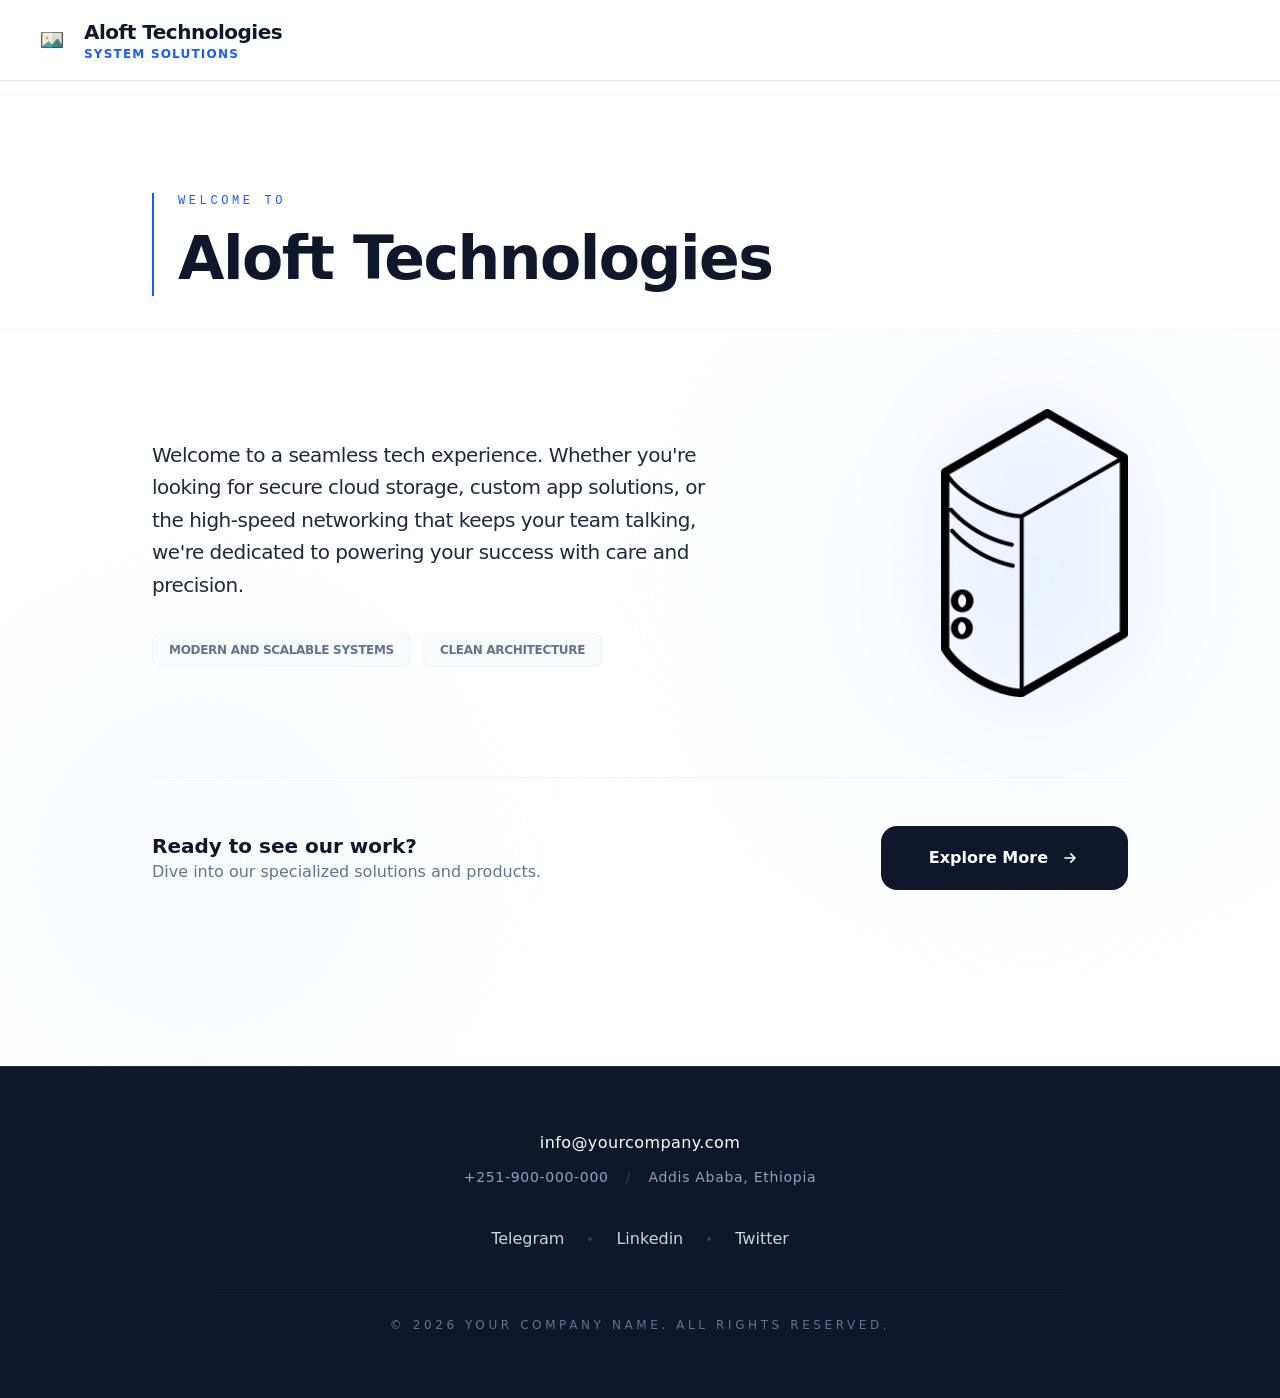
<file: index.html>
<!DOCTYPE html>
<html lang="en" class="scroll-smooth scroll-pt-24">
<head>
    <meta charset="UTF-8">
    <meta name="viewport" content="width=device-width, initial-scale=1.0">
    <link rel="stylesheet" href="static/style.css">
    <title>Aloft Technologies | Welcome</title>
</head>
<body class="bg-slate-50 text-slate-900 antialiased selection:bg-blue-100 flex flex-col min-h-screen">

    <nav class="sticky top-0 z-50 w-full bg-white/90 backdrop-blur-md border-b border-slate-200">
        <div class="max-w-7xl mx-auto px-4 sm:px-6 lg:px-8">
            <div class="flex justify-between items-center h-20">

                <a href="index.html" class="flex items-center gap-3 group shrink-0">
                    <img src="static/images/icons/logo.png" alt="Aloft Technologies Logo" class="h-10 w-auto transition-transform group-hover:scale-105">
                    <div class="flex flex-col leading-tight">
                        <span class="text-xl font-semibold tracking-tight text-slate-900">
                            Aloft Technologies
                        </span>
                        <small class="text-xs font-bold uppercase tracking-widest text-blue-600">
                            system solutions
                        </small>
                    </div>
                </a>

                
            </div>

            
        </div>
    </nav>

    <main class="flex-grow">
        <header class="relative overflow-hidden">
            
<div class="relative w-full bg-white pt-20 md:pt-28 pb-8 overflow-hidden border-b border-slate-50">
    <div class="absolute inset-0 z-0 opacity-[0.03] pointer-events-none" style="background-image: radial-gradient(#2563eb 0.5px, transparent 0.5px); background-size: 24px 24px;"></div>
    
    <div class="max-w-5xl mx-auto px-6 relative z-10">
        <div class="w-full text-left border-l-2 border-blue-600 pl-6">
            <span class="text-blue-600 font-mono text-xs uppercase tracking-[0.3em] mb-3 block">Welcome to</span>
            <h1 class="text-4xl md:text-6xl font-bold tracking-tight text-slate-900 leading-tight">
                Aloft Technologies
            </h1>
        </div>
    </div>
</div>

        </header>

        
<section class="relative bg-white overflow-hidden pb-32">
    <div class="absolute top-0 right-0 w-[500px] h-[500px] bg-blue-50/50 rounded-full blur-[120px] pointer-events-none"></div>
    <div class="absolute bottom-0 left-0 w-[400px] h-[400px] bg-slate-100/50 rounded-full blur-[100px] pointer-events-none"></div>

    <div class="relative z-10 max-w-5xl mx-auto px-6 w-full">
        
        <div class="flex flex-col md:flex-row items-center justify-between gap-12 py-12 md:py-20">
            <div class="max-w-xl space-y-8">
                <p class="text-lg md:text-xl text-slate-800 leading-relaxed font-normal tracking-tight font-sans antialiased">
                    Welcome to a seamless tech experience. Whether you're looking for secure cloud storage, custom app solutions, or the high-speed networking that keeps your team talking, we're dedicated to powering your success with care and precision.
                </p>
                
                <div class="flex flex-wrap gap-3">
                    <span class="px-4 py-2 bg-slate-50 border border-slate-100 rounded-lg text-xs font-bold text-slate-500 uppercase tracking-tight">Modern and Scalable Systems</span>
                    <span class="px-4 py-2 bg-slate-50 border border-slate-100 rounded-lg text-xs font-bold text-slate-500 uppercase tracking-tight">Clean Architecture</span>
                </div>
            </div>
            
            <div class="shrink-0 relative">
                <div class="absolute inset-0 bg-blue-600/5 rounded-full scale-110 blur-2xl"></div>
                <img src="static/images/thumbnails/server.png" 
                     alt="Aloft Technologies Logo" 
                     class="h-48 md:h-64 lg:h-72 w-auto object-contain relative z-10 transition-all duration-700 hover:rotate-3 hover:scale-105">
            </div>
        </div>

        <div class="py-12 border-t border-slate-100 flex flex-col md:flex-row items-center justify-between gap-8">
            <div class="text-center md:text-left">
                <h3 class="text-slate-900 font-bold text-xl">Ready to see our work?</h3>
                <p class="text-slate-500">Dive into our specialized solutions and products.</p>
            </div>
            
            <a href="static_home.html" 
               class="group relative inline-flex items-center justify-center px-12 py-5 font-bold text-white transition-all duration-300 bg-slate-900 rounded-2xl hover:bg-blue-600 hover:shadow-[0_20px_40px_-10px_rgba(37,99,235,0.4)] active:scale-95">
                Explore More
                <svg class="w-5 h-5 ml-3 transition-transform group-hover:translate-x-2" fill="none" stroke="currentColor" viewBox="0 0 24 24">
                    <path stroke-linecap="round" stroke-linejoin="round" stroke-width="2" d="M13 7l5 5m0 0l-5 5m5-5H6"></path>
                </svg>
            </a>
        </div>
        
    </div>
</section>

    </main>

    
<footer class="bg-slate-900 py-16 border-t border-slate-800">
    <div class="max-w-4xl mx-auto px-6 text-center">
        
        <div class="mb-10 space-y-3">
            <p class="text-base tracking-wide text-white font-medium">
                <a href="mailto:info@yourcompany.com" class="hover:text-blue-400 transition-colors">
                    info@yourcompany.com
                </a>
            </p>
            <p class="text-sm tracking-wider text-slate-400 font-light">
                +251-900-000-000 <span class="mx-3 text-slate-700">/</span> Addis Ababa, Ethiopia
            </p>
        </div>

        <div class="flex justify-center items-center gap-6 mb-10">
            
                <a href="#" 
                   class="text-base font-medium text-slate-300 hover:text-blue-400 transition-colors">
                    Telegram
                </a>
                
                    <span class="w-1 h-1 rounded-full bg-slate-700"></span>
                
            
                <a href="#" 
                   class="text-base font-medium text-slate-300 hover:text-blue-400 transition-colors">
                    Linkedin
                </a>
                
                    <span class="w-1 h-1 rounded-full bg-slate-700"></span>
                
            
                <a href="#" 
                   class="text-base font-medium text-slate-300 hover:text-blue-400 transition-colors">
                    Twitter
                </a>
                
            
        </div>

        <div class="pt-6 border-t border-slate-800/50">
            <p class="text-[12px] font-light uppercase tracking-[0.3em] text-slate-500">
                &#169; 2026 Your Company Name. All rights reserved.
            </p>
        </div>
    </div>
</footer>


    <script>
        const btn = document.getElementById('menu-btn');
        const menu = document.getElementById('mobile-menu');
        const links = document.querySelectorAll('#mobile-menu a');
    
        if (btn && menu) {
            // Toggle menu on button click
            btn.addEventListener('click', (e) => {
                //e.stopPropagation(); // Prevents the click from immediately reaching the window
                menu.classList.toggle('hidden');
            });
    
            // Close menu when a link is clicked
            links.forEach(link => {
                link.addEventListener('click', () => {
                    menu.classList.add('hidden');
                });
            });
    
            // NEW: Close menu when clicking anywhere outside
            window.addEventListener('click', (e) => {
                // If the menu is open AND the click was NOT on the button AND NOT inside the menu
                if (!menu.classList.contains('hidden') && 
                    !menu.contains(e.target) && 
                    !btn.contains(e.target)) {
                    menu.classList.add('hidden');
                }
            });
        }
    </script>
</body>
</html>
</file>
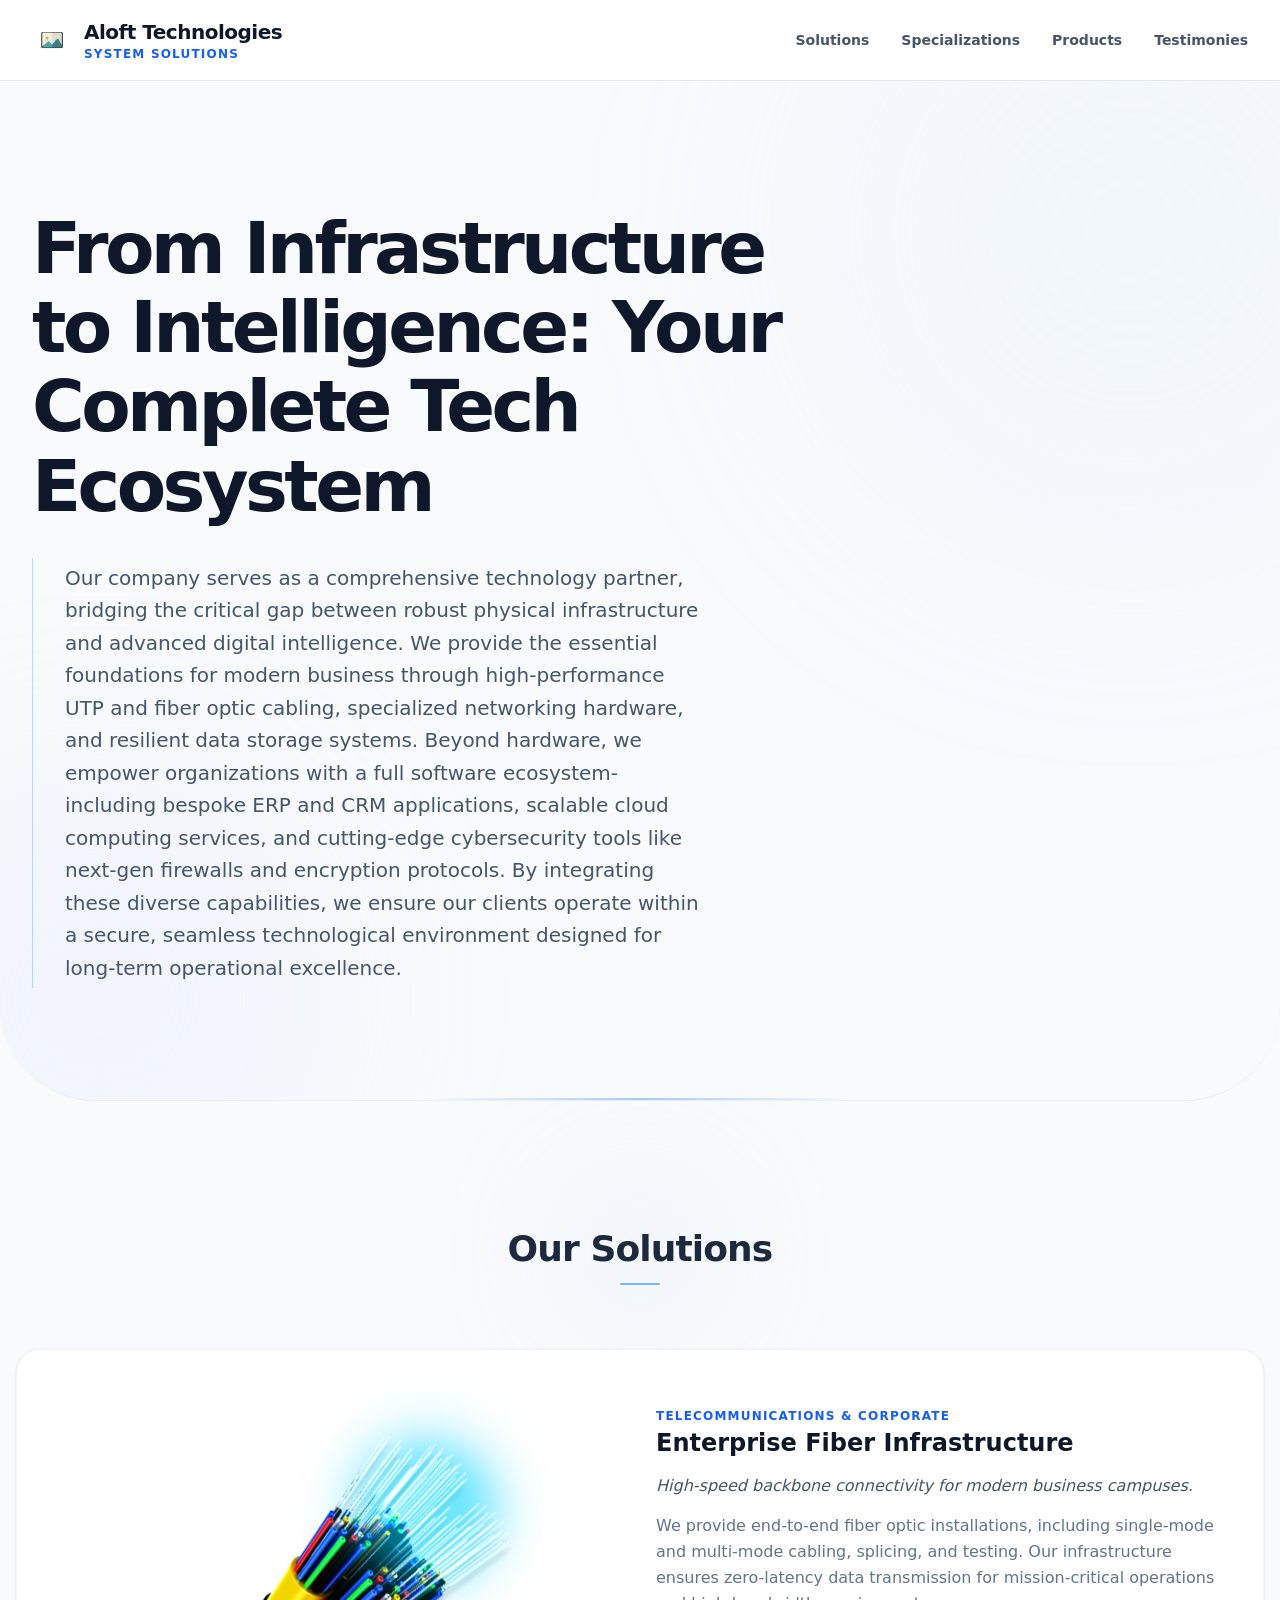
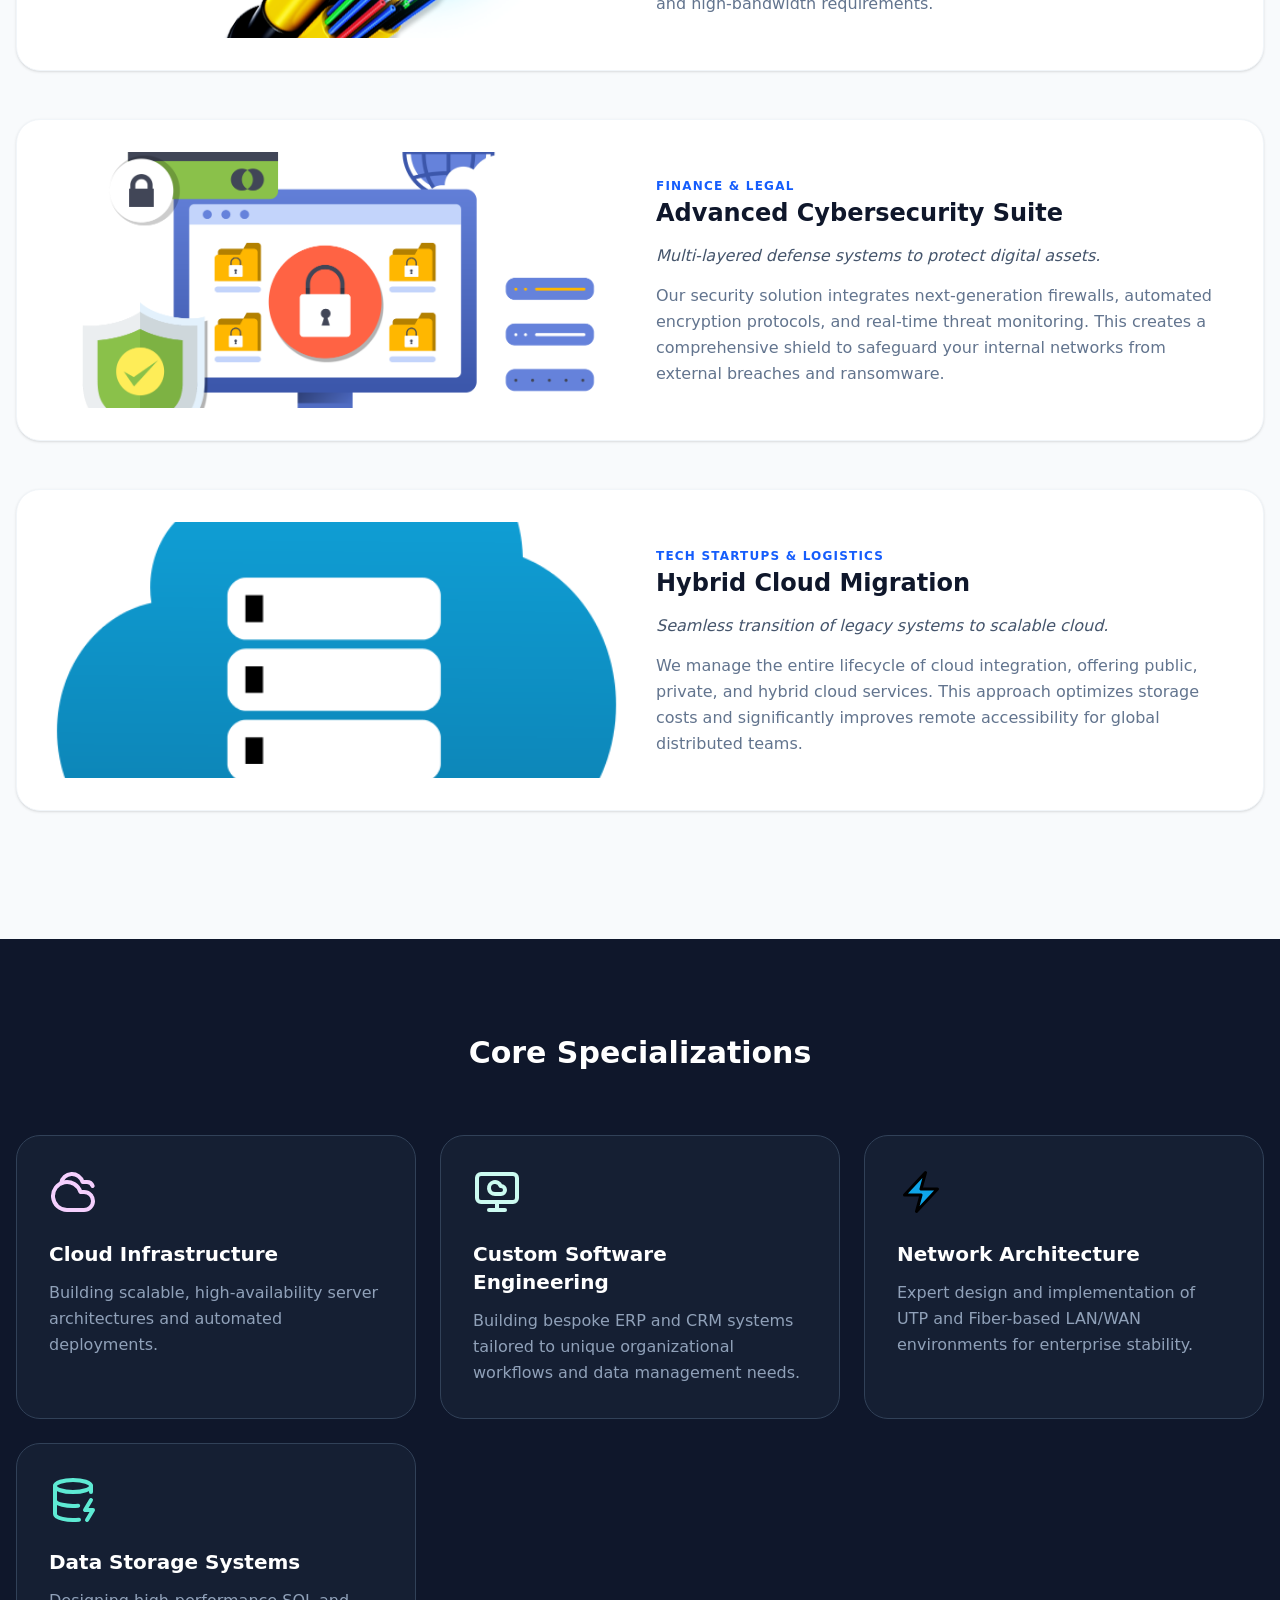
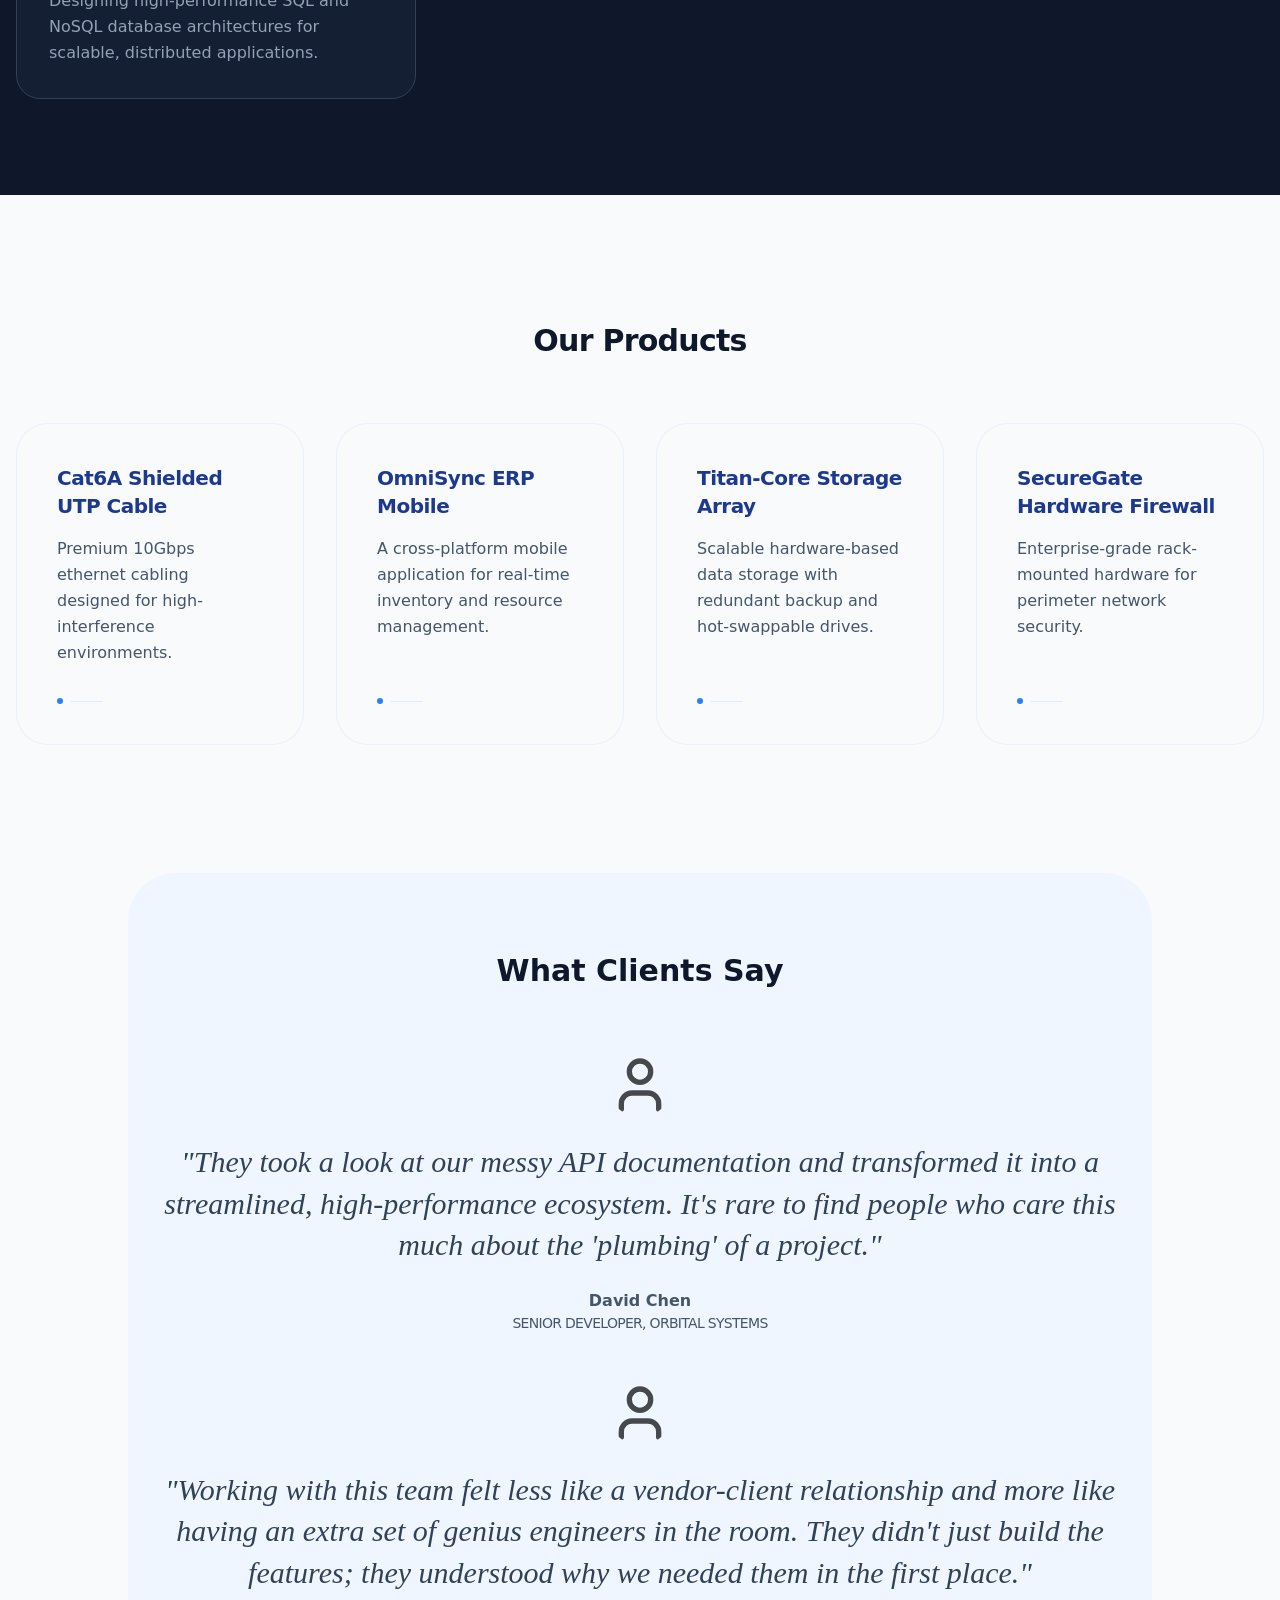
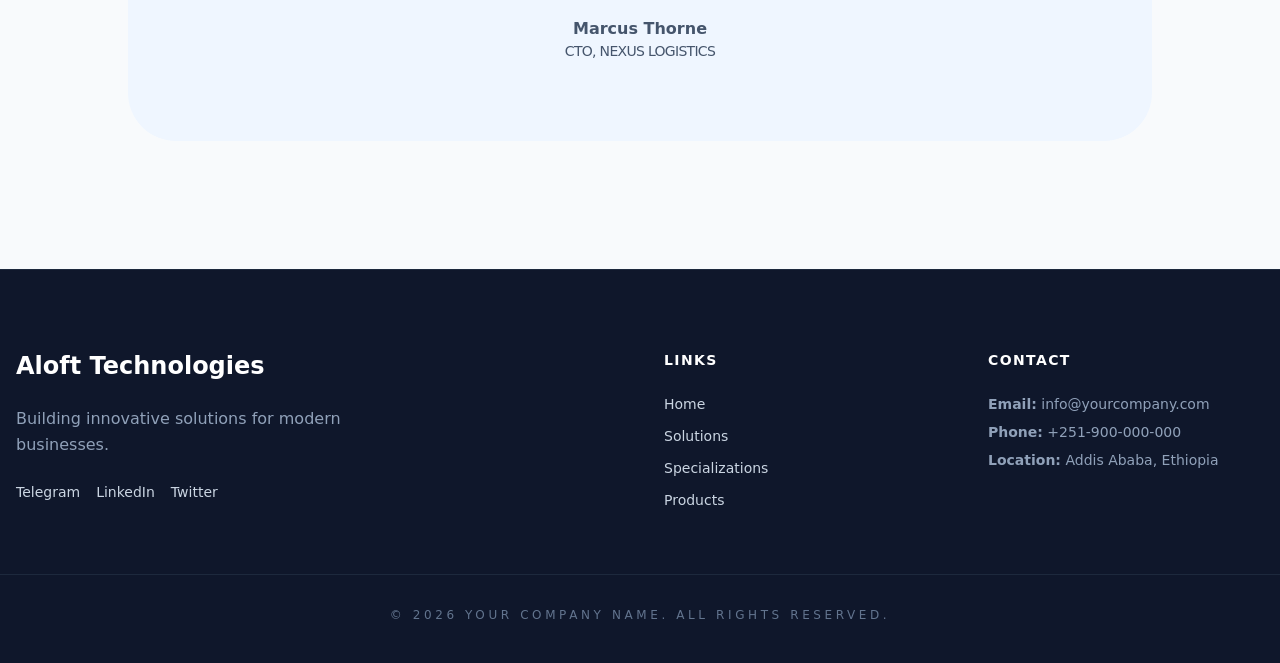
<file: static_home.html>
<!DOCTYPE html>
<html lang="en" class="scroll-smooth scroll-pt-24">
<head>
    <meta charset="UTF-8">
    <meta name="viewport" content="width=device-width, initial-scale=1.0">
    <link rel="stylesheet" href="static/style.css">
    <title>Aloft Technologies | Home</title>
</head>
<body class="bg-slate-50 text-slate-900 antialiased selection:bg-blue-100 flex flex-col min-h-screen">

    <nav class="sticky top-0 z-50 w-full bg-white/90 backdrop-blur-md border-b border-slate-200">
        <div class="max-w-7xl mx-auto px-4 sm:px-6 lg:px-8">
            <div class="flex justify-between items-center h-20">

                <a href="index.html" class="flex items-center gap-3 group shrink-0">
                    <img src="static/images/icons/logo.png" alt="Aloft Technologies Logo" class="h-10 w-auto transition-transform group-hover:scale-105">
                    <div class="flex flex-col leading-tight">
                        <span class="text-xl font-semibold tracking-tight text-slate-900">
                            Aloft Technologies
                        </span>
                        <small class="text-xs font-bold uppercase tracking-widest text-blue-600">
                            system solutions
                        </small>
                    </div>
                </a>

                
                <div class="hidden md:flex items-center gap-8 text-sm font-semibold text-slate-600">
                    
<a href="#solutions" class="hover:text-blue-600 transition-colors">Solutions</a>
<a href="#specializations" class="hover:text-blue-600 transition-colors">Specializations</a>
<a href="#products" class="hover:text-blue-600 transition-colors">Products</a>
<a href="#testimonies" class="hover:text-blue-600 transition-colors">Testimonies</a>

                </div>

                <div class="md:hidden">
                    <button id="menu-btn" class="p-2 text-slate-600 hover:bg-slate-100 rounded-lg focus:outline-none">
                        <svg class="w-6 h-6" fill="none" stroke="currentColor" viewBox="0 0 24 24">
                            <path id="menu-icon" stroke-linecap="round" stroke-linejoin="round" stroke-width="2" d="M4 6h16M4 12h16m-7 6h7"></path>
                        </svg>
                    </button>
                </div>
                
            </div>

            
            <div id="mobile-menu" class="hidden md:hidden border-t border-slate-100 pb-6 transition-all duration-300">
                <div class="flex flex-col gap-4 pt-4 text-center text-sm font-bold uppercase tracking-widest text-slate-600">
                    
<a href="#solutions" class="py-2 hover:bg-slate-50 rounded-xl">Solutions</a>
<a href="#specializations" class="py-2 hover:bg-slate-50 rounded-xl">Specializations</a>
<a href="#products" class="py-2 hover:bg-slate-50 rounded-xl">Products</a>
<a href="#testimonies" class="py-2 hover:bg-slate-50 rounded-xl">Testimonies</a>

                </div>
            </div>
            
        </div>
    </nav>

    <main class="flex-grow">
        <header class="relative overflow-hidden">
            
<div id="home" class="relative bg-slate-50 pt-24 pb-20 lg:pt-32 lg:pb-28 border-b border-slate-200/60 overflow-hidden rounded-b-[4rem] md:rounded-b-[6rem]">
    
    <div class="absolute bottom-0 left-1/2 -translate-x-1/2 w-1/3 h-[2px] bg-gradient-to-r from-transparent via-blue-500/40 to-transparent"></div>

    <div class="absolute top-0 right-0 -translate-y-1/4 translate-x-1/4 w-[600px] h-[600px] bg-blue-100/20 rounded-full blur-[120px] pointer-events-none"></div>
    <div class="absolute bottom-0 left-0 translate-y-1/4 -translate-x-1/4 w-[400px] h-[400px] bg-indigo-100/30 rounded-full blur-[100px] pointer-events-none"></div>

    <div class="relative max-w-7xl mx-auto px-4 md:px-8">
        <div class="max-w-3xl">
            <h1 class="text-5xl md:text-7xl font-black tracking-tighter text-slate-900 mb-8 leading-[1.1]">
                From Infrastructure to Intelligence: Your Complete Tech Ecosystem
            </h1>
            
            <div class="max-w-2xl">
                <p class="text-slate-600 text-lg md:text-xl leading-relaxed font-normal border-l border-blue-500/30 pl-8 py-1 antialiased">
                    Our company serves as a comprehensive technology partner, bridging the critical gap between robust physical infrastructure and advanced digital intelligence. We provide the essential foundations for modern business through high-performance UTP and fiber optic cabling, specialized networking hardware, and resilient data storage systems. Beyond hardware, we empower organizations with a full software ecosystem-including bespoke ERP and CRM applications, scalable cloud computing services, and cutting-edge cybersecurity tools like next-gen firewalls and encryption protocols. By integrating these diverse capabilities, we ensure our clients operate within a secure, seamless technological environment designed for long-term operational excellence.
                </p>
            </div>
        </div>
    </div>
</div>

        </header>

        
<div class="space-y-32 pt-32 pb-32">

    <section id="solutions" class="max-w-7xl mx-auto px-4">
        <div class="relative mb-20 flex flex-col items-center">
            <div class="absolute -top-10 left-1/2 -translate-x-1/2 w-32 h-32 bg-blue-100/30 rounded-full blur-3xl -z-10"></div>
            
            <h2 class="text-3xl md:text-4xl font-semibold tracking-tight text-slate-800 relative">
                Our Solutions
                <span class="absolute -bottom-4 left-1/2 -translate-x-1/2 w-10 h-[2px] bg-blue-500/60 rounded-full"></span>
            </h2>
        </div>

        <div class="grid gap-12">
            
            <div class="group flex flex-col md:flex-row items-center gap-8 p-8 rounded-3xl bg-white border border-slate-100 shadow-sm hover:shadow-xl transition-all">
                <div class="w-full md:w-1/2 overflow-hidden rounded-2xl">
                    <img src="static/images/thumbnails/fiber.png" alt="Enterprise Fiber Infrastructure" 
                         class="w-full h-64 object-cover group-hover:scale-105 transition-transform duration-500">
                </div>
                <div class="w-full md:w-1/2 space-y-4">
                    <span class="text-xs font-bold uppercase tracking-widest text-blue-600">Telecommunications & Corporate</span>
                    <h3 class="text-2xl font-bold">Enterprise Fiber Infrastructure</h3>
                    <p class="text-slate-600 italic leading-snug">High-speed backbone connectivity for modern business campuses.</p>
                    <p class="text-slate-500 leading-relaxed">We provide end-to-end fiber optic installations, including single-mode and multi-mode cabling, splicing, and testing. Our infrastructure ensures zero-latency data transmission for mission-critical operations and high-bandwidth requirements.</p>
                </div>
            </div>
            
            <div class="group flex flex-col md:flex-row items-center gap-8 p-8 rounded-3xl bg-white border border-slate-100 shadow-sm hover:shadow-xl transition-all">
                <div class="w-full md:w-1/2 overflow-hidden rounded-2xl">
                    <img src="static/images/thumbnails/security.png" alt="Advanced Cybersecurity Suite" 
                         class="w-full h-64 object-cover group-hover:scale-105 transition-transform duration-500">
                </div>
                <div class="w-full md:w-1/2 space-y-4">
                    <span class="text-xs font-bold uppercase tracking-widest text-blue-600">Finance & Legal</span>
                    <h3 class="text-2xl font-bold">Advanced Cybersecurity Suite</h3>
                    <p class="text-slate-600 italic leading-snug">Multi-layered defense systems to protect digital assets.</p>
                    <p class="text-slate-500 leading-relaxed">Our security solution integrates next-generation firewalls, automated encryption protocols, and real-time threat monitoring. This creates a comprehensive shield to safeguard your internal networks from external breaches and ransomware.</p>
                </div>
            </div>
            
            <div class="group flex flex-col md:flex-row items-center gap-8 p-8 rounded-3xl bg-white border border-slate-100 shadow-sm hover:shadow-xl transition-all">
                <div class="w-full md:w-1/2 overflow-hidden rounded-2xl">
                    <img src="static/images/thumbnails/cloud.png" alt="Hybrid Cloud Migration" 
                         class="w-full h-64 object-cover group-hover:scale-105 transition-transform duration-500">
                </div>
                <div class="w-full md:w-1/2 space-y-4">
                    <span class="text-xs font-bold uppercase tracking-widest text-blue-600">Tech Startups & Logistics</span>
                    <h3 class="text-2xl font-bold">Hybrid Cloud Migration</h3>
                    <p class="text-slate-600 italic leading-snug">Seamless transition of legacy systems to scalable cloud.</p>
                    <p class="text-slate-500 leading-relaxed">We manage the entire lifecycle of cloud integration, offering public, private, and hybrid cloud services. This approach optimizes storage costs and significantly improves remote accessibility for global distributed teams.</p>
                </div>
            </div>
            
        </div>
    </section>

    <section id="specializations" class="bg-slate-900 py-24 text-white">
        <div class="max-w-7xl mx-auto px-4">
            <h2 class="text-3xl font-bold mb-16 text-center text-white">Core Specializations</h2>
            <div class="grid grid-cols-1 md:grid-cols-3 gap-6">
                
                <div class="p-8 rounded-3xl bg-slate-800/50 border border-slate-700 hover:border-blue-500 transition-colors">
                    <img src="static/images/icons/spec_cloud.svg" alt="Cloud Infrastructure" class="w-12 h-12 mb-6">
                    <h3 class="text-xl font-bold mb-3">Cloud Infrastructure</h3>
                    <p class="text-slate-400 leading-relaxed">Building scalable, high-availability server architectures and automated deployments.</p>
                </div>
                
                <div class="p-8 rounded-3xl bg-slate-800/50 border border-slate-700 hover:border-blue-500 transition-colors">
                    <img src="static/images/icons/spec_software.svg" alt="Custom Software Engineering" class="w-12 h-12 mb-6">
                    <h3 class="text-xl font-bold mb-3">Custom Software Engineering</h3>
                    <p class="text-slate-400 leading-relaxed">Building bespoke ERP and CRM systems tailored to unique organizational workflows and data management needs.</p>
                </div>
                
                <div class="p-8 rounded-3xl bg-slate-800/50 border border-slate-700 hover:border-blue-500 transition-colors">
                    <img src="static/images/icons/spec_bolt.svg" alt="Network Architecture" class="w-12 h-12 mb-6">
                    <h3 class="text-xl font-bold mb-3">Network Architecture</h3>
                    <p class="text-slate-400 leading-relaxed">Expert design and implementation of UTP and Fiber-based LAN/WAN environments for enterprise stability.</p>
                </div>
                
                <div class="p-8 rounded-3xl bg-slate-800/50 border border-slate-700 hover:border-blue-500 transition-colors">
                    <img src="static/images/icons/spec_storage.svg" alt="Data Storage Systems" class="w-12 h-12 mb-6">
                    <h3 class="text-xl font-bold mb-3">Data Storage Systems</h3>
                    <p class="text-slate-400 leading-relaxed">Designing high-performance SQL and NoSQL database architectures for scalable, distributed applications.</p>
                </div>
                
            </div>
        </div>
    </section>

    <section id="products" class="max-w-7xl mx-auto px-4">
        <h2 class="text-3xl font-bold tracking-tight mb-16 text-center text-slate-900">Our Products</h2>
        <div class="grid grid-cols-1 sm:grid-cols-2 lg:grid-cols-4 gap-8">
            
            <div class="relative flex flex-col bg-slate-50/80 rounded-[2rem] border border-blue-100/50 p-10 transition-all duration-500 hover:bg-white hover:shadow-[0_30px_60px_-15px_rgba(37,99,235,0.1)] hover:-translate-y-2 group">
                
                <div class="relative flex flex-col justify-between h-full">
                    <div>
                        <h3 class="text-xl font-bold text-blue-900 mb-4 group-hover:text-blue-600 transition-colors tracking-tight">
                            Cat6A Shielded UTP Cable
                        </h3>
                        
                        <p class="text-slate-600 text-base leading-relaxed font-medium">
                            Premium 10Gbps ethernet cabling designed for high-interference environments.
                        </p>
                    </div>

                    <div class="mt-8 flex items-center gap-2">
                        <div class="w-1.5 h-1.5 rounded-full bg-blue-500"></div>
                        <div class="h-[1px] w-8 bg-blue-100 group-hover:w-12 group-hover:bg-blue-300 transition-all duration-500"></div>
                    </div>
                </div>
            </div>
            
            <div class="relative flex flex-col bg-slate-50/80 rounded-[2rem] border border-blue-100/50 p-10 transition-all duration-500 hover:bg-white hover:shadow-[0_30px_60px_-15px_rgba(37,99,235,0.1)] hover:-translate-y-2 group">
                
                <div class="relative flex flex-col justify-between h-full">
                    <div>
                        <h3 class="text-xl font-bold text-blue-900 mb-4 group-hover:text-blue-600 transition-colors tracking-tight">
                            OmniSync ERP Mobile
                        </h3>
                        
                        <p class="text-slate-600 text-base leading-relaxed font-medium">
                            A cross-platform mobile application for real-time inventory and resource management.
                        </p>
                    </div>

                    <div class="mt-8 flex items-center gap-2">
                        <div class="w-1.5 h-1.5 rounded-full bg-blue-500"></div>
                        <div class="h-[1px] w-8 bg-blue-100 group-hover:w-12 group-hover:bg-blue-300 transition-all duration-500"></div>
                    </div>
                </div>
            </div>
            
            <div class="relative flex flex-col bg-slate-50/80 rounded-[2rem] border border-blue-100/50 p-10 transition-all duration-500 hover:bg-white hover:shadow-[0_30px_60px_-15px_rgba(37,99,235,0.1)] hover:-translate-y-2 group">
                
                <div class="relative flex flex-col justify-between h-full">
                    <div>
                        <h3 class="text-xl font-bold text-blue-900 mb-4 group-hover:text-blue-600 transition-colors tracking-tight">
                            Titan-Core Storage Array
                        </h3>
                        
                        <p class="text-slate-600 text-base leading-relaxed font-medium">
                            Scalable hardware-based data storage with redundant backup and hot-swappable drives.
                        </p>
                    </div>

                    <div class="mt-8 flex items-center gap-2">
                        <div class="w-1.5 h-1.5 rounded-full bg-blue-500"></div>
                        <div class="h-[1px] w-8 bg-blue-100 group-hover:w-12 group-hover:bg-blue-300 transition-all duration-500"></div>
                    </div>
                </div>
            </div>
            
            <div class="relative flex flex-col bg-slate-50/80 rounded-[2rem] border border-blue-100/50 p-10 transition-all duration-500 hover:bg-white hover:shadow-[0_30px_60px_-15px_rgba(37,99,235,0.1)] hover:-translate-y-2 group">
                
                <div class="relative flex flex-col justify-between h-full">
                    <div>
                        <h3 class="text-xl font-bold text-blue-900 mb-4 group-hover:text-blue-600 transition-colors tracking-tight">
                            SecureGate Hardware Firewall
                        </h3>
                        
                        <p class="text-slate-600 text-base leading-relaxed font-medium">
                            Enterprise-grade rack-mounted hardware for perimeter network security.
                        </p>
                    </div>

                    <div class="mt-8 flex items-center gap-2">
                        <div class="w-1.5 h-1.5 rounded-full bg-blue-500"></div>
                        <div class="h-[1px] w-8 bg-blue-100 group-hover:w-12 group-hover:bg-blue-300 transition-all duration-500"></div>
                    </div>
                </div>
            </div>
            
        </div>
    </section>

    <section id="testimonies" class="max-w-5xl mx-auto px-4 py-20 bg-blue-50 rounded-[3rem]">
        <h2 class="text-3xl font-bold mb-16 text-center">What Clients Say</h2>
        <div class="grid gap-12">
            
            <div class="text-center space-y-6">
                <img src="static/images/icons/client.svg" alt="" class="w-16 h-16 mx-auto rounded-full grayscale opacity-70">
                <blockquote class="text-2xl md:text-3xl font-normal italic text-slate-700 leading-snug px-4 font-serif">
                    "They took a look at our messy API documentation and transformed it into a streamlined, high-performance ecosystem. It's rare to find people who care this much about the 'plumbing' of a project."
                </blockquote>
                <div class="text-slate-600">
                    <p class="font-bold">David Chen</p>
                    <p class="text-sm uppercase tracking-tighter">Senior Developer, Orbital Systems</p>
                </div>
            </div>
            
            <div class="text-center space-y-6">
                <img src="static/images/icons/client.svg" alt="" class="w-16 h-16 mx-auto rounded-full grayscale opacity-70">
                <blockquote class="text-2xl md:text-3xl font-normal italic text-slate-700 leading-snug px-4 font-serif">
                    "Working with this team felt less like a vendor-client relationship and more like having an extra set of genius engineers in the room. They didn't just build the features; they understood why we needed them in the first place."
                </blockquote>
                <div class="text-slate-600">
                    <p class="font-bold">Marcus Thorne</p>
                    <p class="text-sm uppercase tracking-tighter">CTO, Nexus Logistics</p>
                </div>
            </div>
            
        </div>
    </section>
</div>

    </main>

    
<footer class="bg-slate-900 text-slate-300 pt-20 pb-10 border-t border-slate-800">
    <div class="max-w-7xl mx-auto px-4 grid grid-cols-1 md:grid-cols-4 gap-12 mb-16">
        <div class="md:col-span-2 space-y-6">
            <h2 class="text-2xl font-bold text-white">Aloft Technologies</h2>
            <p class="max-w-sm leading-relaxed text-slate-400">Building innovative solutions for modern businesses.</p>
            <div class="flex gap-4">
                
                <a href="#" class="hover:text-blue-400 transition-colors font-medium text-sm">Telegram</a>
                
                <a href="#" class="hover:text-blue-400 transition-colors font-medium text-sm">LinkedIn</a>
                
                <a href="#" class="hover:text-blue-400 transition-colors font-medium text-sm">Twitter</a>
                
            </div>
        </div>

        <div class="space-y-6">
            <h3 class="font-bold text-white uppercase text-sm tracking-widest">Links</h3>
            <div class="flex flex-col gap-3">
                
                <a href="#home" class="hover:text-white transition-colors text-sm">Home</a>
                
                <a href="#solutions" class="hover:text-white transition-colors text-sm">Solutions</a>
                
                <a href="#specializations" class="hover:text-white transition-colors text-sm">Specializations</a>
                
                <a href="#products" class="hover:text-white transition-colors text-sm">Products</a>
                
            </div>
        </div>

        <div class="space-y-6">
            <h3 class="font-bold text-white uppercase text-sm tracking-widest">Contact</h3>
            <div class="space-y-2 text-sm text-slate-400">
                <p><strong>Email:</strong> info@yourcompany.com</p>
                <p><strong>Phone:</strong> +251-900-000-000</p>
                <p><strong>Location:</strong> Addis Ababa, Ethiopia</p>
            </div>
        </div>
    </div>

    <div class="max-w-7xl mx-auto px-4 pt-8 border-t border-slate-800 text-center text-xs text-slate-500 uppercase tracking-[0.3em]">
        &#169; 2026 Your Company Name. All rights reserved.
    </div>
</footer>


    <script>
        const btn = document.getElementById('menu-btn');
        const menu = document.getElementById('mobile-menu');
        const links = document.querySelectorAll('#mobile-menu a');
    
        if (btn && menu) {
            // Toggle menu on button click
            btn.addEventListener('click', (e) => {
                e.stopPropagation(); // Prevents the click from immediately reaching the window
                menu.classList.toggle('hidden');
            });
    
            // Close menu when a link is clicked
            links.forEach(link => {
                link.addEventListener('click', () => {
                    menu.classList.add('hidden');
                });
            });
    
            // NEW: Close menu when clicking anywhere outside
            window.addEventListener('click', (e) => {
                // If the menu is open AND the click was NOT on the button AND NOT inside the menu
                if (!menu.classList.contains('hidden') && 
                    !menu.contains(e.target) && 
                    !btn.contains(e.target)) {
                    menu.classList.add('hidden');
                }
            });
        }
    </script>
</body>
</html>
</file>
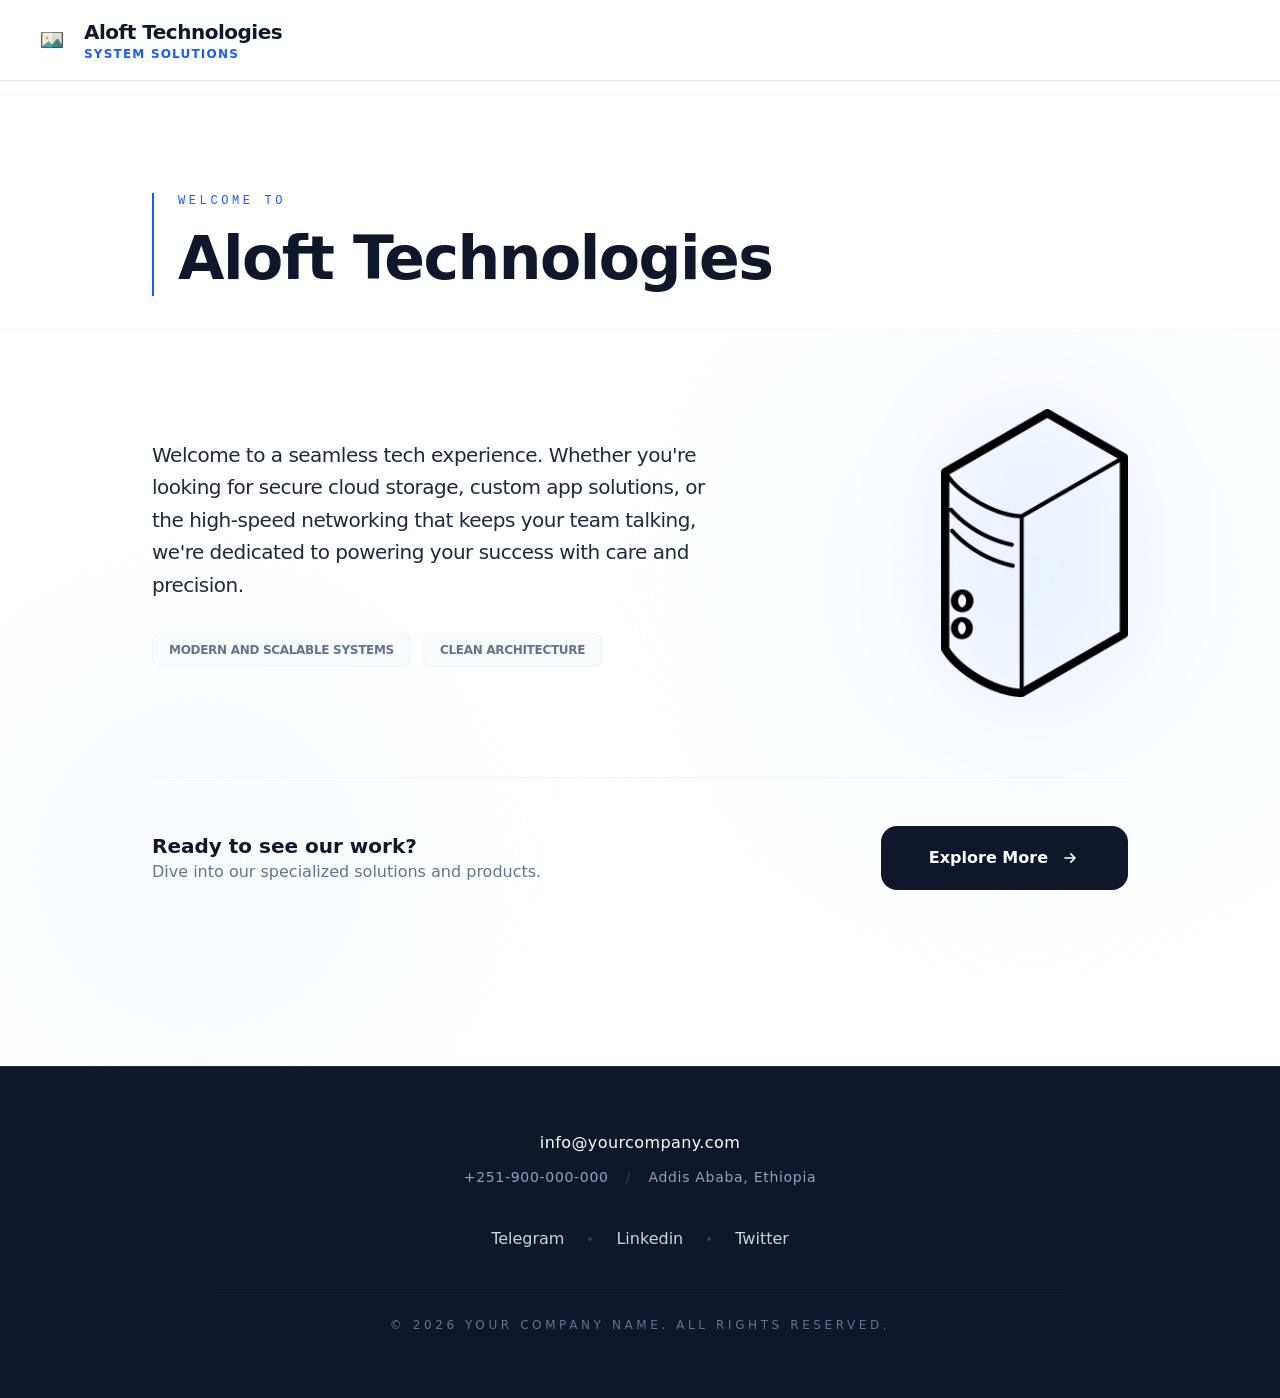
<file: static_landing.html>
<!DOCTYPE html>
<html lang="en" class="scroll-smooth scroll-pt-24">
<head>
    <meta charset="UTF-8">
    <meta name="viewport" content="width=device-width, initial-scale=1.0">
    <link rel="stylesheet" href="static/style.css">
    <title>Aloft Technologies | Welcome</title>
</head>
<body class="bg-slate-50 text-slate-900 antialiased selection:bg-blue-100 flex flex-col min-h-screen">

    <nav class="sticky top-0 z-50 w-full bg-white/90 backdrop-blur-md border-b border-slate-200">
        <div class="max-w-7xl mx-auto px-4 sm:px-6 lg:px-8">
            <div class="flex justify-between items-center h-20">

                <a href="static_landing.html" class="flex items-center gap-3 group shrink-0">
                    <img src="static/images/icons/logo.png" alt="Aloft Technologies Logo" class="h-10 w-auto transition-transform group-hover:scale-105">
                    <div class="flex flex-col leading-tight">
                        <span class="text-xl font-semibold tracking-tight text-slate-900">
                            Aloft Technologies
                        </span>
                        <small class="text-xs font-bold uppercase tracking-widest text-blue-600">
                            system solutions
                        </small>
                    </div>
                </a>

                
            </div>

            
        </div>
    </nav>

    <main class="flex-grow">
        <header class="relative overflow-hidden">
            
<div class="relative w-full bg-white pt-20 md:pt-28 pb-8 overflow-hidden border-b border-slate-50">
    <div class="absolute inset-0 z-0 opacity-[0.03] pointer-events-none" style="background-image: radial-gradient(#2563eb 0.5px, transparent 0.5px); background-size: 24px 24px;"></div>
    
    <div class="max-w-5xl mx-auto px-6 relative z-10">
        <div class="w-full text-left border-l-2 border-blue-600 pl-6">
            <span class="text-blue-600 font-mono text-xs uppercase tracking-[0.3em] mb-3 block">Welcome to</span>
            <h1 class="text-4xl md:text-6xl font-bold tracking-tight text-slate-900 leading-tight">
                Aloft Technologies
            </h1>
        </div>
    </div>
</div>

        </header>

        
<section class="relative bg-white overflow-hidden pb-32">
    <div class="absolute top-0 right-0 w-[500px] h-[500px] bg-blue-50/50 rounded-full blur-[120px] pointer-events-none"></div>
    <div class="absolute bottom-0 left-0 w-[400px] h-[400px] bg-slate-100/50 rounded-full blur-[100px] pointer-events-none"></div>

    <div class="relative z-10 max-w-5xl mx-auto px-6 w-full">
        
        <div class="flex flex-col md:flex-row items-center justify-between gap-12 py-12 md:py-20">
            <div class="max-w-xl space-y-8">
                <p class="text-lg md:text-xl text-slate-800 leading-relaxed font-normal tracking-tight font-sans antialiased">
                    Welcome to a seamless tech experience. Whether you're looking for secure cloud storage, custom app solutions, or the high-speed networking that keeps your team talking, we're dedicated to powering your success with care and precision.
                </p>
                
                <div class="flex flex-wrap gap-3">
                    <span class="px-4 py-2 bg-slate-50 border border-slate-100 rounded-lg text-xs font-bold text-slate-500 uppercase tracking-tight">Modern and Scalable Systems</span>
                    <span class="px-4 py-2 bg-slate-50 border border-slate-100 rounded-lg text-xs font-bold text-slate-500 uppercase tracking-tight">Clean Architecture</span>
                </div>
            </div>
            
            <div class="shrink-0 relative">
                <div class="absolute inset-0 bg-blue-600/5 rounded-full scale-110 blur-2xl"></div>
                <img src="static/images/thumbnails/server.png" 
                     alt="Aloft Technologies Logo" 
                     class="h-48 md:h-64 lg:h-72 w-auto object-contain relative z-10 transition-all duration-700 hover:rotate-3 hover:scale-105">
            </div>
        </div>

        <div class="py-12 border-t border-slate-100 flex flex-col md:flex-row items-center justify-between gap-8">
            <div class="text-center md:text-left">
                <h3 class="text-slate-900 font-bold text-xl">Ready to see our work?</h3>
                <p class="text-slate-500">Dive into our specialized solutions and products.</p>
            </div>
            
            <a href="static_home.html" 
               class="group relative inline-flex items-center justify-center px-12 py-5 font-bold text-white transition-all duration-300 bg-slate-900 rounded-2xl hover:bg-blue-600 hover:shadow-[0_20px_40px_-10px_rgba(37,99,235,0.4)] active:scale-95">
                Explore More
                <svg class="w-5 h-5 ml-3 transition-transform group-hover:translate-x-2" fill="none" stroke="currentColor" viewBox="0 0 24 24">
                    <path stroke-linecap="round" stroke-linejoin="round" stroke-width="2" d="M13 7l5 5m0 0l-5 5m5-5H6"></path>
                </svg>
            </a>
        </div>
        
    </div>
</section>

    </main>

    
<footer class="bg-slate-900 py-16 border-t border-slate-800">
    <div class="max-w-4xl mx-auto px-6 text-center">
        
        <div class="mb-10 space-y-3">
            <p class="text-base tracking-wide text-white font-medium">
                <a href="mailto:info@yourcompany.com" class="hover:text-blue-400 transition-colors">
                    info@yourcompany.com
                </a>
            </p>
            <p class="text-sm tracking-wider text-slate-400 font-light">
                +251-900-000-000 <span class="mx-3 text-slate-700">/</span> Addis Ababa, Ethiopia
            </p>
        </div>

        <div class="flex justify-center items-center gap-6 mb-10">
            
                <a href="#" 
                   class="text-base font-medium text-slate-300 hover:text-blue-400 transition-colors">
                    Telegram
                </a>
                
                    <span class="w-1 h-1 rounded-full bg-slate-700"></span>
                
            
                <a href="#" 
                   class="text-base font-medium text-slate-300 hover:text-blue-400 transition-colors">
                    Linkedin
                </a>
                
                    <span class="w-1 h-1 rounded-full bg-slate-700"></span>
                
            
                <a href="#" 
                   class="text-base font-medium text-slate-300 hover:text-blue-400 transition-colors">
                    Twitter
                </a>
                
            
        </div>

        <div class="pt-6 border-t border-slate-800/50">
            <p class="text-[12px] font-light uppercase tracking-[0.3em] text-slate-500">
                &#169; 2026 Your Company Name. All rights reserved.
            </p>
        </div>
    </div>
</footer>


    <script>
        const btn = document.getElementById('menu-btn');
        const menu = document.getElementById('mobile-menu');
        const links = document.querySelectorAll('#mobile-menu a');
    
        if (btn && menu) {
            // Toggle menu on button click
            btn.addEventListener('click', (e) => {
                //e.stopPropagation(); // Prevents the click from immediately reaching the window
                menu.classList.toggle('hidden');
            });
    
            // Close menu when a link is clicked
            links.forEach(link => {
                link.addEventListener('click', () => {
                    menu.classList.add('hidden');
                });
            });
    
            // NEW: Close menu when clicking anywhere outside
            window.addEventListener('click', (e) => {
                // If the menu is open AND the click was NOT on the button AND NOT inside the menu
                if (!menu.classList.contains('hidden') && 
                    !menu.contains(e.target) && 
                    !btn.contains(e.target)) {
                    menu.classList.add('hidden');
                }
            });
        }
    </script>
</body>
</html>
</file>
<file: static/style.css>
/*! tailwindcss v4.2.2 | MIT License | https://tailwindcss.com */
@layer properties;
@layer theme, base, components, utilities;
@layer theme {
  :root, :host {
    --font-sans: ui-sans-serif, system-ui, sans-serif, "Apple Color Emoji",
      "Segoe UI Emoji", "Segoe UI Symbol", "Noto Color Emoji";
    --font-serif: ui-serif, Georgia, Cambria, "Times New Roman", Times, serif;
    --font-mono: ui-monospace, SFMono-Regular, Menlo, Monaco, Consolas, "Liberation Mono",
      "Courier New", monospace;
    --color-blue-50: oklch(97% 0.014 254.604);
    --color-blue-100: oklch(93.2% 0.032 255.585);
    --color-blue-300: oklch(80.9% 0.105 251.813);
    --color-blue-400: oklch(70.7% 0.165 254.624);
    --color-blue-500: oklch(62.3% 0.214 259.815);
    --color-blue-600: oklch(54.6% 0.245 262.881);
    --color-blue-900: oklch(37.9% 0.146 265.522);
    --color-indigo-100: oklch(93% 0.034 272.788);
    --color-slate-50: oklch(98.4% 0.003 247.858);
    --color-slate-100: oklch(96.8% 0.007 247.896);
    --color-slate-200: oklch(92.9% 0.013 255.508);
    --color-slate-300: oklch(86.9% 0.022 252.894);
    --color-slate-400: oklch(70.4% 0.04 256.788);
    --color-slate-500: oklch(55.4% 0.046 257.417);
    --color-slate-600: oklch(44.6% 0.043 257.281);
    --color-slate-700: oklch(37.2% 0.044 257.287);
    --color-slate-800: oklch(27.9% 0.041 260.031);
    --color-slate-900: oklch(20.8% 0.042 265.755);
    --color-white: #fff;
    --spacing: 0.25rem;
    --container-sm: 24rem;
    --container-xl: 36rem;
    --container-2xl: 42rem;
    --container-3xl: 48rem;
    --container-4xl: 56rem;
    --container-5xl: 64rem;
    --container-7xl: 80rem;
    --text-xs: 0.75rem;
    --text-xs--line-height: calc(1 / 0.75);
    --text-sm: 0.875rem;
    --text-sm--line-height: calc(1.25 / 0.875);
    --text-base: 1rem;
    --text-base--line-height: calc(1.5 / 1);
    --text-lg: 1.125rem;
    --text-lg--line-height: calc(1.75 / 1.125);
    --text-xl: 1.25rem;
    --text-xl--line-height: calc(1.75 / 1.25);
    --text-2xl: 1.5rem;
    --text-2xl--line-height: calc(2 / 1.5);
    --text-3xl: 1.875rem;
    --text-3xl--line-height: calc(2.25 / 1.875);
    --text-4xl: 2.25rem;
    --text-4xl--line-height: calc(2.5 / 2.25);
    --text-5xl: 3rem;
    --text-5xl--line-height: 1;
    --text-6xl: 3.75rem;
    --text-6xl--line-height: 1;
    --text-7xl: 4.5rem;
    --text-7xl--line-height: 1;
    --font-weight-light: 300;
    --font-weight-normal: 400;
    --font-weight-medium: 500;
    --font-weight-semibold: 600;
    --font-weight-bold: 700;
    --font-weight-black: 900;
    --tracking-tighter: -0.05em;
    --tracking-tight: -0.025em;
    --tracking-wide: 0.025em;
    --tracking-wider: 0.05em;
    --tracking-widest: 0.1em;
    --leading-tight: 1.25;
    --leading-snug: 1.375;
    --leading-relaxed: 1.625;
    --radius-lg: 0.5rem;
    --radius-xl: 0.75rem;
    --radius-2xl: 1rem;
    --radius-3xl: 1.5rem;
    --blur-md: 12px;
    --blur-2xl: 40px;
    --blur-3xl: 64px;
    --default-transition-duration: 150ms;
    --default-transition-timing-function: cubic-bezier(0.4, 0, 0.2, 1);
    --default-font-family: var(--font-sans);
    --default-mono-font-family: var(--font-mono);
  }
}
@layer base {
  *, ::after, ::before, ::backdrop, ::file-selector-button {
    box-sizing: border-box;
    margin: 0;
    padding: 0;
    border: 0 solid;
  }
  html, :host {
    line-height: 1.5;
    -webkit-text-size-adjust: 100%;
    tab-size: 4;
    font-family: var(--default-font-family, ui-sans-serif, system-ui, sans-serif, "Apple Color Emoji", "Segoe UI Emoji", "Segoe UI Symbol", "Noto Color Emoji");
    font-feature-settings: var(--default-font-feature-settings, normal);
    font-variation-settings: var(--default-font-variation-settings, normal);
    -webkit-tap-highlight-color: transparent;
  }
  hr {
    height: 0;
    color: inherit;
    border-top-width: 1px;
  }
  abbr:where([title]) {
    -webkit-text-decoration: underline dotted;
    text-decoration: underline dotted;
  }
  h1, h2, h3, h4, h5, h6 {
    font-size: inherit;
    font-weight: inherit;
  }
  a {
    color: inherit;
    -webkit-text-decoration: inherit;
    text-decoration: inherit;
  }
  b, strong {
    font-weight: bolder;
  }
  code, kbd, samp, pre {
    font-family: var(--default-mono-font-family, ui-monospace, SFMono-Regular, Menlo, Monaco, Consolas, "Liberation Mono", "Courier New", monospace);
    font-feature-settings: var(--default-mono-font-feature-settings, normal);
    font-variation-settings: var(--default-mono-font-variation-settings, normal);
    font-size: 1em;
  }
  small {
    font-size: 80%;
  }
  sub, sup {
    font-size: 75%;
    line-height: 0;
    position: relative;
    vertical-align: baseline;
  }
  sub {
    bottom: -0.25em;
  }
  sup {
    top: -0.5em;
  }
  table {
    text-indent: 0;
    border-color: inherit;
    border-collapse: collapse;
  }
  :-moz-focusring {
    outline: auto;
  }
  progress {
    vertical-align: baseline;
  }
  summary {
    display: list-item;
  }
  ol, ul, menu {
    list-style: none;
  }
  img, svg, video, canvas, audio, iframe, embed, object {
    display: block;
    vertical-align: middle;
  }
  img, video {
    max-width: 100%;
    height: auto;
  }
  button, input, select, optgroup, textarea, ::file-selector-button {
    font: inherit;
    font-feature-settings: inherit;
    font-variation-settings: inherit;
    letter-spacing: inherit;
    color: inherit;
    border-radius: 0;
    background-color: transparent;
    opacity: 1;
  }
  :where(select:is([multiple], [size])) optgroup {
    font-weight: bolder;
  }
  :where(select:is([multiple], [size])) optgroup option {
    padding-inline-start: 20px;
  }
  ::file-selector-button {
    margin-inline-end: 4px;
  }
  ::placeholder {
    opacity: 1;
  }
  @supports (not (-webkit-appearance: -apple-pay-button))  or (contain-intrinsic-size: 1px) {
    ::placeholder {
      color: currentcolor;
      @supports (color: color-mix(in lab, red, red)) {
        color: color-mix(in oklab, currentcolor 50%, transparent);
      }
    }
  }
  textarea {
    resize: vertical;
  }
  ::-webkit-search-decoration {
    -webkit-appearance: none;
  }
  ::-webkit-date-and-time-value {
    min-height: 1lh;
    text-align: inherit;
  }
  ::-webkit-datetime-edit {
    display: inline-flex;
  }
  ::-webkit-datetime-edit-fields-wrapper {
    padding: 0;
  }
  ::-webkit-datetime-edit, ::-webkit-datetime-edit-year-field, ::-webkit-datetime-edit-month-field, ::-webkit-datetime-edit-day-field, ::-webkit-datetime-edit-hour-field, ::-webkit-datetime-edit-minute-field, ::-webkit-datetime-edit-second-field, ::-webkit-datetime-edit-millisecond-field, ::-webkit-datetime-edit-meridiem-field {
    padding-block: 0;
  }
  ::-webkit-calendar-picker-indicator {
    line-height: 1;
  }
  :-moz-ui-invalid {
    box-shadow: none;
  }
  button, input:where([type="button"], [type="reset"], [type="submit"]), ::file-selector-button {
    appearance: button;
  }
  ::-webkit-inner-spin-button, ::-webkit-outer-spin-button {
    height: auto;
  }
  [hidden]:where(:not([hidden="until-found"])) {
    display: none !important;
  }
}
@layer utilities {
  .pointer-events-none {
    pointer-events: none;
  }
  .absolute {
    position: absolute;
  }
  .relative {
    position: relative;
  }
  .static {
    position: static;
  }
  .sticky {
    position: sticky;
  }
  .inset-0 {
    inset: calc(var(--spacing) * 0);
  }
  .-top-10 {
    top: calc(var(--spacing) * -10);
  }
  .top-0 {
    top: calc(var(--spacing) * 0);
  }
  .right-0 {
    right: calc(var(--spacing) * 0);
  }
  .-bottom-4 {
    bottom: calc(var(--spacing) * -4);
  }
  .bottom-0 {
    bottom: calc(var(--spacing) * 0);
  }
  .left-0 {
    left: calc(var(--spacing) * 0);
  }
  .left-1\/2 {
    left: calc(1 / 2 * 100%);
  }
  .-z-10 {
    z-index: calc(10 * -1);
  }
  .z-0 {
    z-index: 0;
  }
  .z-10 {
    z-index: 10;
  }
  .z-50 {
    z-index: 50;
  }
  .mx-3 {
    margin-inline: calc(var(--spacing) * 3);
  }
  .mx-auto {
    margin-inline: auto;
  }
  .mt-8 {
    margin-top: calc(var(--spacing) * 8);
  }
  .mb-3 {
    margin-bottom: calc(var(--spacing) * 3);
  }
  .mb-4 {
    margin-bottom: calc(var(--spacing) * 4);
  }
  .mb-6 {
    margin-bottom: calc(var(--spacing) * 6);
  }
  .mb-8 {
    margin-bottom: calc(var(--spacing) * 8);
  }
  .mb-10 {
    margin-bottom: calc(var(--spacing) * 10);
  }
  .mb-16 {
    margin-bottom: calc(var(--spacing) * 16);
  }
  .mb-20 {
    margin-bottom: calc(var(--spacing) * 20);
  }
  .ml-3 {
    margin-left: calc(var(--spacing) * 3);
  }
  .block {
    display: block;
  }
  .contents {
    display: contents;
  }
  .flex {
    display: flex;
  }
  .grid {
    display: grid;
  }
  .hidden {
    display: none;
  }
  .inline-flex {
    display: inline-flex;
  }
  .size-6 {
    width: calc(var(--spacing) * 6);
    height: calc(var(--spacing) * 6);
  }
  .h-1 {
    height: calc(var(--spacing) * 1);
  }
  .h-1\.5 {
    height: calc(var(--spacing) * 1.5);
  }
  .h-5 {
    height: calc(var(--spacing) * 5);
  }
  .h-6 {
    height: calc(var(--spacing) * 6);
  }
  .h-10 {
    height: calc(var(--spacing) * 10);
  }
  .h-12 {
    height: calc(var(--spacing) * 12);
  }
  .h-16 {
    height: calc(var(--spacing) * 16);
  }
  .h-20 {
    height: calc(var(--spacing) * 20);
  }
  .h-32 {
    height: calc(var(--spacing) * 32);
  }
  .h-48 {
    height: calc(var(--spacing) * 48);
  }
  .h-64 {
    height: calc(var(--spacing) * 64);
  }
  .h-\[1px\] {
    height: 1px;
  }
  .h-\[2px\] {
    height: 2px;
  }
  .h-\[400px\] {
    height: 400px;
  }
  .h-\[500px\] {
    height: 500px;
  }
  .h-\[600px\] {
    height: 600px;
  }
  .h-full {
    height: 100%;
  }
  .min-h-screen {
    min-height: 100vh;
  }
  .w-1 {
    width: calc(var(--spacing) * 1);
  }
  .w-1\.5 {
    width: calc(var(--spacing) * 1.5);
  }
  .w-1\/3 {
    width: calc(1 / 3 * 100%);
  }
  .w-5 {
    width: calc(var(--spacing) * 5);
  }
  .w-6 {
    width: calc(var(--spacing) * 6);
  }
  .w-8 {
    width: calc(var(--spacing) * 8);
  }
  .w-10 {
    width: calc(var(--spacing) * 10);
  }
  .w-12 {
    width: calc(var(--spacing) * 12);
  }
  .w-16 {
    width: calc(var(--spacing) * 16);
  }
  .w-32 {
    width: calc(var(--spacing) * 32);
  }
  .w-\[400px\] {
    width: 400px;
  }
  .w-\[500px\] {
    width: 500px;
  }
  .w-\[600px\] {
    width: 600px;
  }
  .w-auto {
    width: auto;
  }
  .w-full {
    width: 100%;
  }
  .max-w-2xl {
    max-width: var(--container-2xl);
  }
  .max-w-3xl {
    max-width: var(--container-3xl);
  }
  .max-w-4xl {
    max-width: var(--container-4xl);
  }
  .max-w-5xl {
    max-width: var(--container-5xl);
  }
  .max-w-7xl {
    max-width: var(--container-7xl);
  }
  .max-w-sm {
    max-width: var(--container-sm);
  }
  .max-w-xl {
    max-width: var(--container-xl);
  }
  .shrink-0 {
    flex-shrink: 0;
  }
  .flex-grow {
    flex-grow: 1;
  }
  .-translate-x-1\/2 {
    --tw-translate-x: calc(calc(1 / 2 * 100%) * -1);
    translate: var(--tw-translate-x) var(--tw-translate-y);
  }
  .-translate-x-1\/4 {
    --tw-translate-x: calc(calc(1 / 4 * 100%) * -1);
    translate: var(--tw-translate-x) var(--tw-translate-y);
  }
  .translate-x-1\/4 {
    --tw-translate-x: calc(1 / 4 * 100%);
    translate: var(--tw-translate-x) var(--tw-translate-y);
  }
  .-translate-y-1\/4 {
    --tw-translate-y: calc(calc(1 / 4 * 100%) * -1);
    translate: var(--tw-translate-x) var(--tw-translate-y);
  }
  .translate-y-1\/4 {
    --tw-translate-y: calc(1 / 4 * 100%);
    translate: var(--tw-translate-x) var(--tw-translate-y);
  }
  .scale-110 {
    --tw-scale-x: 110%;
    --tw-scale-y: 110%;
    --tw-scale-z: 110%;
    scale: var(--tw-scale-x) var(--tw-scale-y);
  }
  .scroll-pt-24 {
    scroll-padding-top: calc(var(--spacing) * 24);
  }
  .grid-cols-1 {
    grid-template-columns: repeat(1, minmax(0, 1fr));
  }
  .flex-col {
    flex-direction: column;
  }
  .flex-wrap {
    flex-wrap: wrap;
  }
  .items-center {
    align-items: center;
  }
  .justify-between {
    justify-content: space-between;
  }
  .justify-center {
    justify-content: center;
  }
  .gap-2 {
    gap: calc(var(--spacing) * 2);
  }
  .gap-3 {
    gap: calc(var(--spacing) * 3);
  }
  .gap-4 {
    gap: calc(var(--spacing) * 4);
  }
  .gap-6 {
    gap: calc(var(--spacing) * 6);
  }
  .gap-8 {
    gap: calc(var(--spacing) * 8);
  }
  .gap-12 {
    gap: calc(var(--spacing) * 12);
  }
  .space-y-2 {
    :where(& > :not(:last-child)) {
      --tw-space-y-reverse: 0;
      margin-block-start: calc(calc(var(--spacing) * 2) * var(--tw-space-y-reverse));
      margin-block-end: calc(calc(var(--spacing) * 2) * calc(1 - var(--tw-space-y-reverse)));
    }
  }
  .space-y-3 {
    :where(& > :not(:last-child)) {
      --tw-space-y-reverse: 0;
      margin-block-start: calc(calc(var(--spacing) * 3) * var(--tw-space-y-reverse));
      margin-block-end: calc(calc(var(--spacing) * 3) * calc(1 - var(--tw-space-y-reverse)));
    }
  }
  .space-y-4 {
    :where(& > :not(:last-child)) {
      --tw-space-y-reverse: 0;
      margin-block-start: calc(calc(var(--spacing) * 4) * var(--tw-space-y-reverse));
      margin-block-end: calc(calc(var(--spacing) * 4) * calc(1 - var(--tw-space-y-reverse)));
    }
  }
  .space-y-6 {
    :where(& > :not(:last-child)) {
      --tw-space-y-reverse: 0;
      margin-block-start: calc(calc(var(--spacing) * 6) * var(--tw-space-y-reverse));
      margin-block-end: calc(calc(var(--spacing) * 6) * calc(1 - var(--tw-space-y-reverse)));
    }
  }
  .space-y-8 {
    :where(& > :not(:last-child)) {
      --tw-space-y-reverse: 0;
      margin-block-start: calc(calc(var(--spacing) * 8) * var(--tw-space-y-reverse));
      margin-block-end: calc(calc(var(--spacing) * 8) * calc(1 - var(--tw-space-y-reverse)));
    }
  }
  .space-y-32 {
    :where(& > :not(:last-child)) {
      --tw-space-y-reverse: 0;
      margin-block-start: calc(calc(var(--spacing) * 32) * var(--tw-space-y-reverse));
      margin-block-end: calc(calc(var(--spacing) * 32) * calc(1 - var(--tw-space-y-reverse)));
    }
  }
  .overflow-hidden {
    overflow: hidden;
  }
  .scroll-smooth {
    scroll-behavior: smooth;
  }
  .rounded-2xl {
    border-radius: var(--radius-2xl);
  }
  .rounded-3xl {
    border-radius: var(--radius-3xl);
  }
  .rounded-\[2rem\] {
    border-radius: 2rem;
  }
  .rounded-\[3rem\] {
    border-radius: 3rem;
  }
  .rounded-full {
    border-radius: calc(infinity * 1px);
  }
  .rounded-lg {
    border-radius: var(--radius-lg);
  }
  .rounded-xl {
    border-radius: var(--radius-xl);
  }
  .rounded-b-\[4rem\] {
    border-bottom-right-radius: 4rem;
    border-bottom-left-radius: 4rem;
  }
  .border {
    border-style: var(--tw-border-style);
    border-width: 1px;
  }
  .border-t {
    border-top-style: var(--tw-border-style);
    border-top-width: 1px;
  }
  .border-b {
    border-bottom-style: var(--tw-border-style);
    border-bottom-width: 1px;
  }
  .border-l {
    border-left-style: var(--tw-border-style);
    border-left-width: 1px;
  }
  .border-l-2 {
    border-left-style: var(--tw-border-style);
    border-left-width: 2px;
  }
  .border-blue-100\/50 {
    border-color: color-mix(in srgb, oklch(93.2% 0.032 255.585) 50%, transparent);
    @supports (color: color-mix(in lab, red, red)) {
      border-color: color-mix(in oklab, var(--color-blue-100) 50%, transparent);
    }
  }
  .border-blue-500\/30 {
    border-color: color-mix(in srgb, oklch(62.3% 0.214 259.815) 30%, transparent);
    @supports (color: color-mix(in lab, red, red)) {
      border-color: color-mix(in oklab, var(--color-blue-500) 30%, transparent);
    }
  }
  .border-blue-600 {
    border-color: var(--color-blue-600);
  }
  .border-slate-50 {
    border-color: var(--color-slate-50);
  }
  .border-slate-100 {
    border-color: var(--color-slate-100);
  }
  .border-slate-200 {
    border-color: var(--color-slate-200);
  }
  .border-slate-200\/60 {
    border-color: color-mix(in srgb, oklch(92.9% 0.013 255.508) 60%, transparent);
    @supports (color: color-mix(in lab, red, red)) {
      border-color: color-mix(in oklab, var(--color-slate-200) 60%, transparent);
    }
  }
  .border-slate-700 {
    border-color: var(--color-slate-700);
  }
  .border-slate-800 {
    border-color: var(--color-slate-800);
  }
  .border-slate-800\/50 {
    border-color: color-mix(in srgb, oklch(27.9% 0.041 260.031) 50%, transparent);
    @supports (color: color-mix(in lab, red, red)) {
      border-color: color-mix(in oklab, var(--color-slate-800) 50%, transparent);
    }
  }
  .bg-blue-50 {
    background-color: var(--color-blue-50);
  }
  .bg-blue-50\/50 {
    background-color: color-mix(in srgb, oklch(97% 0.014 254.604) 50%, transparent);
    @supports (color: color-mix(in lab, red, red)) {
      background-color: color-mix(in oklab, var(--color-blue-50) 50%, transparent);
    }
  }
  .bg-blue-100 {
    background-color: var(--color-blue-100);
  }
  .bg-blue-100\/20 {
    background-color: color-mix(in srgb, oklch(93.2% 0.032 255.585) 20%, transparent);
    @supports (color: color-mix(in lab, red, red)) {
      background-color: color-mix(in oklab, var(--color-blue-100) 20%, transparent);
    }
  }
  .bg-blue-100\/30 {
    background-color: color-mix(in srgb, oklch(93.2% 0.032 255.585) 30%, transparent);
    @supports (color: color-mix(in lab, red, red)) {
      background-color: color-mix(in oklab, var(--color-blue-100) 30%, transparent);
    }
  }
  .bg-blue-500 {
    background-color: var(--color-blue-500);
  }
  .bg-blue-500\/60 {
    background-color: color-mix(in srgb, oklch(62.3% 0.214 259.815) 60%, transparent);
    @supports (color: color-mix(in lab, red, red)) {
      background-color: color-mix(in oklab, var(--color-blue-500) 60%, transparent);
    }
  }
  .bg-blue-600\/5 {
    background-color: color-mix(in srgb, oklch(54.6% 0.245 262.881) 5%, transparent);
    @supports (color: color-mix(in lab, red, red)) {
      background-color: color-mix(in oklab, var(--color-blue-600) 5%, transparent);
    }
  }
  .bg-indigo-100\/30 {
    background-color: color-mix(in srgb, oklch(93% 0.034 272.788) 30%, transparent);
    @supports (color: color-mix(in lab, red, red)) {
      background-color: color-mix(in oklab, var(--color-indigo-100) 30%, transparent);
    }
  }
  .bg-slate-50 {
    background-color: var(--color-slate-50);
  }
  .bg-slate-50\/80 {
    background-color: color-mix(in srgb, oklch(98.4% 0.003 247.858) 80%, transparent);
    @supports (color: color-mix(in lab, red, red)) {
      background-color: color-mix(in oklab, var(--color-slate-50) 80%, transparent);
    }
  }
  .bg-slate-100\/50 {
    background-color: color-mix(in srgb, oklch(96.8% 0.007 247.896) 50%, transparent);
    @supports (color: color-mix(in lab, red, red)) {
      background-color: color-mix(in oklab, var(--color-slate-100) 50%, transparent);
    }
  }
  .bg-slate-700 {
    background-color: var(--color-slate-700);
  }
  .bg-slate-800\/50 {
    background-color: color-mix(in srgb, oklch(27.9% 0.041 260.031) 50%, transparent);
    @supports (color: color-mix(in lab, red, red)) {
      background-color: color-mix(in oklab, var(--color-slate-800) 50%, transparent);
    }
  }
  .bg-slate-900 {
    background-color: var(--color-slate-900);
  }
  .bg-white {
    background-color: var(--color-white);
  }
  .bg-white\/90 {
    background-color: color-mix(in srgb, #fff 90%, transparent);
    @supports (color: color-mix(in lab, red, red)) {
      background-color: color-mix(in oklab, var(--color-white) 90%, transparent);
    }
  }
  .bg-gradient-to-r {
    --tw-gradient-position: to right in oklab;
    background-image: linear-gradient(var(--tw-gradient-stops));
  }
  .from-transparent {
    --tw-gradient-from: transparent;
    --tw-gradient-stops: var(--tw-gradient-via-stops, var(--tw-gradient-position), var(--tw-gradient-from) var(--tw-gradient-from-position), var(--tw-gradient-to) var(--tw-gradient-to-position));
  }
  .via-blue-500\/40 {
    --tw-gradient-via: color-mix(in srgb, oklch(62.3% 0.214 259.815) 40%, transparent);
    @supports (color: color-mix(in lab, red, red)) {
      --tw-gradient-via: color-mix(in oklab, var(--color-blue-500) 40%, transparent);
    }
    --tw-gradient-via-stops: var(--tw-gradient-position), var(--tw-gradient-from) var(--tw-gradient-from-position), var(--tw-gradient-via) var(--tw-gradient-via-position), var(--tw-gradient-to) var(--tw-gradient-to-position);
    --tw-gradient-stops: var(--tw-gradient-via-stops);
  }
  .to-transparent {
    --tw-gradient-to: transparent;
    --tw-gradient-stops: var(--tw-gradient-via-stops, var(--tw-gradient-position), var(--tw-gradient-from) var(--tw-gradient-from-position), var(--tw-gradient-to) var(--tw-gradient-to-position));
  }
  .object-contain {
    object-fit: contain;
  }
  .object-cover {
    object-fit: cover;
  }
  .p-2 {
    padding: calc(var(--spacing) * 2);
  }
  .p-8 {
    padding: calc(var(--spacing) * 8);
  }
  .p-10 {
    padding: calc(var(--spacing) * 10);
  }
  .px-4 {
    padding-inline: calc(var(--spacing) * 4);
  }
  .px-6 {
    padding-inline: calc(var(--spacing) * 6);
  }
  .px-12 {
    padding-inline: calc(var(--spacing) * 12);
  }
  .py-1 {
    padding-block: calc(var(--spacing) * 1);
  }
  .py-2 {
    padding-block: calc(var(--spacing) * 2);
  }
  .py-5 {
    padding-block: calc(var(--spacing) * 5);
  }
  .py-12 {
    padding-block: calc(var(--spacing) * 12);
  }
  .py-16 {
    padding-block: calc(var(--spacing) * 16);
  }
  .py-20 {
    padding-block: calc(var(--spacing) * 20);
  }
  .py-24 {
    padding-block: calc(var(--spacing) * 24);
  }
  .pt-4 {
    padding-top: calc(var(--spacing) * 4);
  }
  .pt-6 {
    padding-top: calc(var(--spacing) * 6);
  }
  .pt-8 {
    padding-top: calc(var(--spacing) * 8);
  }
  .pt-20 {
    padding-top: calc(var(--spacing) * 20);
  }
  .pt-24 {
    padding-top: calc(var(--spacing) * 24);
  }
  .pt-32 {
    padding-top: calc(var(--spacing) * 32);
  }
  .pb-6 {
    padding-bottom: calc(var(--spacing) * 6);
  }
  .pb-8 {
    padding-bottom: calc(var(--spacing) * 8);
  }
  .pb-10 {
    padding-bottom: calc(var(--spacing) * 10);
  }
  .pb-20 {
    padding-bottom: calc(var(--spacing) * 20);
  }
  .pb-32 {
    padding-bottom: calc(var(--spacing) * 32);
  }
  .pl-6 {
    padding-left: calc(var(--spacing) * 6);
  }
  .pl-8 {
    padding-left: calc(var(--spacing) * 8);
  }
  .text-center {
    text-align: center;
  }
  .text-left {
    text-align: left;
  }
  .font-mono {
    font-family: var(--font-mono);
  }
  .font-sans {
    font-family: var(--font-sans);
  }
  .font-serif {
    font-family: var(--font-serif);
  }
  .text-2xl {
    font-size: var(--text-2xl);
    line-height: var(--tw-leading, var(--text-2xl--line-height));
  }
  .text-3xl {
    font-size: var(--text-3xl);
    line-height: var(--tw-leading, var(--text-3xl--line-height));
  }
  .text-4xl {
    font-size: var(--text-4xl);
    line-height: var(--tw-leading, var(--text-4xl--line-height));
  }
  .text-5xl {
    font-size: var(--text-5xl);
    line-height: var(--tw-leading, var(--text-5xl--line-height));
  }
  .text-base {
    font-size: var(--text-base);
    line-height: var(--tw-leading, var(--text-base--line-height));
  }
  .text-lg {
    font-size: var(--text-lg);
    line-height: var(--tw-leading, var(--text-lg--line-height));
  }
  .text-sm {
    font-size: var(--text-sm);
    line-height: var(--tw-leading, var(--text-sm--line-height));
  }
  .text-xl {
    font-size: var(--text-xl);
    line-height: var(--tw-leading, var(--text-xl--line-height));
  }
  .text-xs {
    font-size: var(--text-xs);
    line-height: var(--tw-leading, var(--text-xs--line-height));
  }
  .text-\[12px\] {
    font-size: 12px;
  }
  .leading-\[1\.1\] {
    --tw-leading: 1.1;
    line-height: 1.1;
  }
  .leading-relaxed {
    --tw-leading: var(--leading-relaxed);
    line-height: var(--leading-relaxed);
  }
  .leading-snug {
    --tw-leading: var(--leading-snug);
    line-height: var(--leading-snug);
  }
  .leading-tight {
    --tw-leading: var(--leading-tight);
    line-height: var(--leading-tight);
  }
  .font-black {
    --tw-font-weight: var(--font-weight-black);
    font-weight: var(--font-weight-black);
  }
  .font-bold {
    --tw-font-weight: var(--font-weight-bold);
    font-weight: var(--font-weight-bold);
  }
  .font-light {
    --tw-font-weight: var(--font-weight-light);
    font-weight: var(--font-weight-light);
  }
  .font-medium {
    --tw-font-weight: var(--font-weight-medium);
    font-weight: var(--font-weight-medium);
  }
  .font-normal {
    --tw-font-weight: var(--font-weight-normal);
    font-weight: var(--font-weight-normal);
  }
  .font-semibold {
    --tw-font-weight: var(--font-weight-semibold);
    font-weight: var(--font-weight-semibold);
  }
  .tracking-\[0\.3em\] {
    --tw-tracking: 0.3em;
    letter-spacing: 0.3em;
  }
  .tracking-tight {
    --tw-tracking: var(--tracking-tight);
    letter-spacing: var(--tracking-tight);
  }
  .tracking-tighter {
    --tw-tracking: var(--tracking-tighter);
    letter-spacing: var(--tracking-tighter);
  }
  .tracking-wide {
    --tw-tracking: var(--tracking-wide);
    letter-spacing: var(--tracking-wide);
  }
  .tracking-wider {
    --tw-tracking: var(--tracking-wider);
    letter-spacing: var(--tracking-wider);
  }
  .tracking-widest {
    --tw-tracking: var(--tracking-widest);
    letter-spacing: var(--tracking-widest);
  }
  .text-blue-600 {
    color: var(--color-blue-600);
  }
  .text-blue-900 {
    color: var(--color-blue-900);
  }
  .text-slate-300 {
    color: var(--color-slate-300);
  }
  .text-slate-400 {
    color: var(--color-slate-400);
  }
  .text-slate-500 {
    color: var(--color-slate-500);
  }
  .text-slate-600 {
    color: var(--color-slate-600);
  }
  .text-slate-700 {
    color: var(--color-slate-700);
  }
  .text-slate-800 {
    color: var(--color-slate-800);
  }
  .text-slate-900 {
    color: var(--color-slate-900);
  }
  .text-white {
    color: var(--color-white);
  }
  .capitalize {
    text-transform: capitalize;
  }
  .uppercase {
    text-transform: uppercase;
  }
  .italic {
    font-style: italic;
  }
  .antialiased {
    -webkit-font-smoothing: antialiased;
    -moz-osx-font-smoothing: grayscale;
  }
  .opacity-70 {
    opacity: 70%;
  }
  .opacity-\[0\.03\] {
    opacity: 0.03;
  }
  .shadow-sm {
    --tw-shadow: 0 1px 3px 0 var(--tw-shadow-color, rgb(0 0 0 / 0.1)), 0 1px 2px -1px var(--tw-shadow-color, rgb(0 0 0 / 0.1));
    box-shadow: var(--tw-inset-shadow), var(--tw-inset-ring-shadow), var(--tw-ring-offset-shadow), var(--tw-ring-shadow), var(--tw-shadow);
  }
  .blur-2xl {
    --tw-blur: blur(var(--blur-2xl));
    filter: var(--tw-blur,) var(--tw-brightness,) var(--tw-contrast,) var(--tw-grayscale,) var(--tw-hue-rotate,) var(--tw-invert,) var(--tw-saturate,) var(--tw-sepia,) var(--tw-drop-shadow,);
  }
  .blur-3xl {
    --tw-blur: blur(var(--blur-3xl));
    filter: var(--tw-blur,) var(--tw-brightness,) var(--tw-contrast,) var(--tw-grayscale,) var(--tw-hue-rotate,) var(--tw-invert,) var(--tw-saturate,) var(--tw-sepia,) var(--tw-drop-shadow,);
  }
  .blur-\[100px\] {
    --tw-blur: blur(100px);
    filter: var(--tw-blur,) var(--tw-brightness,) var(--tw-contrast,) var(--tw-grayscale,) var(--tw-hue-rotate,) var(--tw-invert,) var(--tw-saturate,) var(--tw-sepia,) var(--tw-drop-shadow,);
  }
  .blur-\[120px\] {
    --tw-blur: blur(120px);
    filter: var(--tw-blur,) var(--tw-brightness,) var(--tw-contrast,) var(--tw-grayscale,) var(--tw-hue-rotate,) var(--tw-invert,) var(--tw-saturate,) var(--tw-sepia,) var(--tw-drop-shadow,);
  }
  .grayscale {
    --tw-grayscale: grayscale(100%);
    filter: var(--tw-blur,) var(--tw-brightness,) var(--tw-contrast,) var(--tw-grayscale,) var(--tw-hue-rotate,) var(--tw-invert,) var(--tw-saturate,) var(--tw-sepia,) var(--tw-drop-shadow,);
  }
  .backdrop-blur-md {
    --tw-backdrop-blur: blur(var(--blur-md));
    -webkit-backdrop-filter: var(--tw-backdrop-blur,) var(--tw-backdrop-brightness,) var(--tw-backdrop-contrast,) var(--tw-backdrop-grayscale,) var(--tw-backdrop-hue-rotate,) var(--tw-backdrop-invert,) var(--tw-backdrop-opacity,) var(--tw-backdrop-saturate,) var(--tw-backdrop-sepia,);
    backdrop-filter: var(--tw-backdrop-blur,) var(--tw-backdrop-brightness,) var(--tw-backdrop-contrast,) var(--tw-backdrop-grayscale,) var(--tw-backdrop-hue-rotate,) var(--tw-backdrop-invert,) var(--tw-backdrop-opacity,) var(--tw-backdrop-saturate,) var(--tw-backdrop-sepia,);
  }
  .transition {
    transition-property: color, background-color, border-color, outline-color, text-decoration-color, fill, stroke, --tw-gradient-from, --tw-gradient-via, --tw-gradient-to, opacity, box-shadow, transform, translate, scale, rotate, filter, -webkit-backdrop-filter, backdrop-filter, display, content-visibility, overlay, pointer-events;
    transition-timing-function: var(--tw-ease, var(--default-transition-timing-function));
    transition-duration: var(--tw-duration, var(--default-transition-duration));
  }
  .transition-all {
    transition-property: all;
    transition-timing-function: var(--tw-ease, var(--default-transition-timing-function));
    transition-duration: var(--tw-duration, var(--default-transition-duration));
  }
  .transition-colors {
    transition-property: color, background-color, border-color, outline-color, text-decoration-color, fill, stroke, --tw-gradient-from, --tw-gradient-via, --tw-gradient-to;
    transition-timing-function: var(--tw-ease, var(--default-transition-timing-function));
    transition-duration: var(--tw-duration, var(--default-transition-duration));
  }
  .transition-transform {
    transition-property: transform, translate, scale, rotate;
    transition-timing-function: var(--tw-ease, var(--default-transition-timing-function));
    transition-duration: var(--tw-duration, var(--default-transition-duration));
  }
  .duration-300 {
    --tw-duration: 300ms;
    transition-duration: 300ms;
  }
  .duration-500 {
    --tw-duration: 500ms;
    transition-duration: 500ms;
  }
  .duration-700 {
    --tw-duration: 700ms;
    transition-duration: 700ms;
  }
  .group-hover\:w-12 {
    &:is(:where(.group):hover *) {
      @media (hover: hover) {
        width: calc(var(--spacing) * 12);
      }
    }
  }
  .group-hover\:translate-x-2 {
    &:is(:where(.group):hover *) {
      @media (hover: hover) {
        --tw-translate-x: calc(var(--spacing) * 2);
        translate: var(--tw-translate-x) var(--tw-translate-y);
      }
    }
  }
  .group-hover\:scale-105 {
    &:is(:where(.group):hover *) {
      @media (hover: hover) {
        --tw-scale-x: 105%;
        --tw-scale-y: 105%;
        --tw-scale-z: 105%;
        scale: var(--tw-scale-x) var(--tw-scale-y);
      }
    }
  }
  .group-hover\:bg-blue-300 {
    &:is(:where(.group):hover *) {
      @media (hover: hover) {
        background-color: var(--color-blue-300);
      }
    }
  }
  .group-hover\:text-blue-600 {
    &:is(:where(.group):hover *) {
      @media (hover: hover) {
        color: var(--color-blue-600);
      }
    }
  }
  .selection\:bg-blue-100 {
    & *::selection {
      background-color: var(--color-blue-100);
    }
    &::selection {
      background-color: var(--color-blue-100);
    }
  }
  .hover\:-translate-y-2 {
    &:hover {
      @media (hover: hover) {
        --tw-translate-y: calc(var(--spacing) * -2);
        translate: var(--tw-translate-x) var(--tw-translate-y);
      }
    }
  }
  .hover\:scale-105 {
    &:hover {
      @media (hover: hover) {
        --tw-scale-x: 105%;
        --tw-scale-y: 105%;
        --tw-scale-z: 105%;
        scale: var(--tw-scale-x) var(--tw-scale-y);
      }
    }
  }
  .hover\:rotate-3 {
    &:hover {
      @media (hover: hover) {
        rotate: 3deg;
      }
    }
  }
  .hover\:border-blue-500 {
    &:hover {
      @media (hover: hover) {
        border-color: var(--color-blue-500);
      }
    }
  }
  .hover\:bg-blue-600 {
    &:hover {
      @media (hover: hover) {
        background-color: var(--color-blue-600);
      }
    }
  }
  .hover\:bg-slate-50 {
    &:hover {
      @media (hover: hover) {
        background-color: var(--color-slate-50);
      }
    }
  }
  .hover\:bg-slate-100 {
    &:hover {
      @media (hover: hover) {
        background-color: var(--color-slate-100);
      }
    }
  }
  .hover\:bg-white {
    &:hover {
      @media (hover: hover) {
        background-color: var(--color-white);
      }
    }
  }
  .hover\:text-blue-400 {
    &:hover {
      @media (hover: hover) {
        color: var(--color-blue-400);
      }
    }
  }
  .hover\:text-blue-600 {
    &:hover {
      @media (hover: hover) {
        color: var(--color-blue-600);
      }
    }
  }
  .hover\:text-white {
    &:hover {
      @media (hover: hover) {
        color: var(--color-white);
      }
    }
  }
  .hover\:shadow-\[0_20px_40px_-10px_rgba\(37\,99\,235\,0\.4\)\] {
    &:hover {
      @media (hover: hover) {
        --tw-shadow: 0 20px 40px -10px var(--tw-shadow-color, rgba(37,99,235,0.4));
        box-shadow: var(--tw-inset-shadow), var(--tw-inset-ring-shadow), var(--tw-ring-offset-shadow), var(--tw-ring-shadow), var(--tw-shadow);
      }
    }
  }
  .hover\:shadow-\[0_30px_60px_-15px_rgba\(37\,99\,235\,0\.1\)\] {
    &:hover {
      @media (hover: hover) {
        --tw-shadow: 0 30px 60px -15px var(--tw-shadow-color, rgba(37,99,235,0.1));
        box-shadow: var(--tw-inset-shadow), var(--tw-inset-ring-shadow), var(--tw-ring-offset-shadow), var(--tw-ring-shadow), var(--tw-shadow);
      }
    }
  }
  .hover\:shadow-xl {
    &:hover {
      @media (hover: hover) {
        --tw-shadow: 0 20px 25px -5px var(--tw-shadow-color, rgb(0 0 0 / 0.1)), 0 8px 10px -6px var(--tw-shadow-color, rgb(0 0 0 / 0.1));
        box-shadow: var(--tw-inset-shadow), var(--tw-inset-ring-shadow), var(--tw-ring-offset-shadow), var(--tw-ring-shadow), var(--tw-shadow);
      }
    }
  }
  .focus\:outline-none {
    &:focus {
      --tw-outline-style: none;
      outline-style: none;
    }
  }
  .active\:scale-95 {
    &:active {
      --tw-scale-x: 95%;
      --tw-scale-y: 95%;
      --tw-scale-z: 95%;
      scale: var(--tw-scale-x) var(--tw-scale-y);
    }
  }
  .sm\:grid-cols-2 {
    @media (width >= 40rem) {
      grid-template-columns: repeat(2, minmax(0, 1fr));
    }
  }
  .sm\:px-6 {
    @media (width >= 40rem) {
      padding-inline: calc(var(--spacing) * 6);
    }
  }
  .md\:col-span-2 {
    @media (width >= 48rem) {
      grid-column: span 2 / span 2;
    }
  }
  .md\:flex {
    @media (width >= 48rem) {
      display: flex;
    }
  }
  .md\:hidden {
    @media (width >= 48rem) {
      display: none;
    }
  }
  .md\:h-64 {
    @media (width >= 48rem) {
      height: calc(var(--spacing) * 64);
    }
  }
  .md\:w-1\/2 {
    @media (width >= 48rem) {
      width: calc(1 / 2 * 100%);
    }
  }
  .md\:grid-cols-3 {
    @media (width >= 48rem) {
      grid-template-columns: repeat(3, minmax(0, 1fr));
    }
  }
  .md\:grid-cols-4 {
    @media (width >= 48rem) {
      grid-template-columns: repeat(4, minmax(0, 1fr));
    }
  }
  .md\:flex-row {
    @media (width >= 48rem) {
      flex-direction: row;
    }
  }
  .md\:rounded-b-\[6rem\] {
    @media (width >= 48rem) {
      border-bottom-right-radius: 6rem;
      border-bottom-left-radius: 6rem;
    }
  }
  .md\:px-8 {
    @media (width >= 48rem) {
      padding-inline: calc(var(--spacing) * 8);
    }
  }
  .md\:py-20 {
    @media (width >= 48rem) {
      padding-block: calc(var(--spacing) * 20);
    }
  }
  .md\:pt-28 {
    @media (width >= 48rem) {
      padding-top: calc(var(--spacing) * 28);
    }
  }
  .md\:text-left {
    @media (width >= 48rem) {
      text-align: left;
    }
  }
  .md\:text-3xl {
    @media (width >= 48rem) {
      font-size: var(--text-3xl);
      line-height: var(--tw-leading, var(--text-3xl--line-height));
    }
  }
  .md\:text-4xl {
    @media (width >= 48rem) {
      font-size: var(--text-4xl);
      line-height: var(--tw-leading, var(--text-4xl--line-height));
    }
  }
  .md\:text-6xl {
    @media (width >= 48rem) {
      font-size: var(--text-6xl);
      line-height: var(--tw-leading, var(--text-6xl--line-height));
    }
  }
  .md\:text-7xl {
    @media (width >= 48rem) {
      font-size: var(--text-7xl);
      line-height: var(--tw-leading, var(--text-7xl--line-height));
    }
  }
  .md\:text-xl {
    @media (width >= 48rem) {
      font-size: var(--text-xl);
      line-height: var(--tw-leading, var(--text-xl--line-height));
    }
  }
  .lg\:h-72 {
    @media (width >= 64rem) {
      height: calc(var(--spacing) * 72);
    }
  }
  .lg\:grid-cols-4 {
    @media (width >= 64rem) {
      grid-template-columns: repeat(4, minmax(0, 1fr));
    }
  }
  .lg\:px-8 {
    @media (width >= 64rem) {
      padding-inline: calc(var(--spacing) * 8);
    }
  }
  .lg\:pt-32 {
    @media (width >= 64rem) {
      padding-top: calc(var(--spacing) * 32);
    }
  }
  .lg\:pb-28 {
    @media (width >= 64rem) {
      padding-bottom: calc(var(--spacing) * 28);
    }
  }
}
@property --tw-translate-x {
  syntax: "*";
  inherits: false;
  initial-value: 0;
}
@property --tw-translate-y {
  syntax: "*";
  inherits: false;
  initial-value: 0;
}
@property --tw-translate-z {
  syntax: "*";
  inherits: false;
  initial-value: 0;
}
@property --tw-scale-x {
  syntax: "*";
  inherits: false;
  initial-value: 1;
}
@property --tw-scale-y {
  syntax: "*";
  inherits: false;
  initial-value: 1;
}
@property --tw-scale-z {
  syntax: "*";
  inherits: false;
  initial-value: 1;
}
@property --tw-space-y-reverse {
  syntax: "*";
  inherits: false;
  initial-value: 0;
}
@property --tw-border-style {
  syntax: "*";
  inherits: false;
  initial-value: solid;
}
@property --tw-gradient-position {
  syntax: "*";
  inherits: false;
}
@property --tw-gradient-from {
  syntax: "<color>";
  inherits: false;
  initial-value: #0000;
}
@property --tw-gradient-via {
  syntax: "<color>";
  inherits: false;
  initial-value: #0000;
}
@property --tw-gradient-to {
  syntax: "<color>";
  inherits: false;
  initial-value: #0000;
}
@property --tw-gradient-stops {
  syntax: "*";
  inherits: false;
}
@property --tw-gradient-via-stops {
  syntax: "*";
  inherits: false;
}
@property --tw-gradient-from-position {
  syntax: "<length-percentage>";
  inherits: false;
  initial-value: 0%;
}
@property --tw-gradient-via-position {
  syntax: "<length-percentage>";
  inherits: false;
  initial-value: 50%;
}
@property --tw-gradient-to-position {
  syntax: "<length-percentage>";
  inherits: false;
  initial-value: 100%;
}
@property --tw-leading {
  syntax: "*";
  inherits: false;
}
@property --tw-font-weight {
  syntax: "*";
  inherits: false;
}
@property --tw-tracking {
  syntax: "*";
  inherits: false;
}
@property --tw-shadow {
  syntax: "*";
  inherits: false;
  initial-value: 0 0 #0000;
}
@property --tw-shadow-color {
  syntax: "*";
  inherits: false;
}
@property --tw-shadow-alpha {
  syntax: "<percentage>";
  inherits: false;
  initial-value: 100%;
}
@property --tw-inset-shadow {
  syntax: "*";
  inherits: false;
  initial-value: 0 0 #0000;
}
@property --tw-inset-shadow-color {
  syntax: "*";
  inherits: false;
}
@property --tw-inset-shadow-alpha {
  syntax: "<percentage>";
  inherits: false;
  initial-value: 100%;
}
@property --tw-ring-color {
  syntax: "*";
  inherits: false;
}
@property --tw-ring-shadow {
  syntax: "*";
  inherits: false;
  initial-value: 0 0 #0000;
}
@property --tw-inset-ring-color {
  syntax: "*";
  inherits: false;
}
@property --tw-inset-ring-shadow {
  syntax: "*";
  inherits: false;
  initial-value: 0 0 #0000;
}
@property --tw-ring-inset {
  syntax: "*";
  inherits: false;
}
@property --tw-ring-offset-width {
  syntax: "<length>";
  inherits: false;
  initial-value: 0px;
}
@property --tw-ring-offset-color {
  syntax: "*";
  inherits: false;
  initial-value: #fff;
}
@property --tw-ring-offset-shadow {
  syntax: "*";
  inherits: false;
  initial-value: 0 0 #0000;
}
@property --tw-blur {
  syntax: "*";
  inherits: false;
}
@property --tw-brightness {
  syntax: "*";
  inherits: false;
}
@property --tw-contrast {
  syntax: "*";
  inherits: false;
}
@property --tw-grayscale {
  syntax: "*";
  inherits: false;
}
@property --tw-hue-rotate {
  syntax: "*";
  inherits: false;
}
@property --tw-invert {
  syntax: "*";
  inherits: false;
}
@property --tw-opacity {
  syntax: "*";
  inherits: false;
}
@property --tw-saturate {
  syntax: "*";
  inherits: false;
}
@property --tw-sepia {
  syntax: "*";
  inherits: false;
}
@property --tw-drop-shadow {
  syntax: "*";
  inherits: false;
}
@property --tw-drop-shadow-color {
  syntax: "*";
  inherits: false;
}
@property --tw-drop-shadow-alpha {
  syntax: "<percentage>";
  inherits: false;
  initial-value: 100%;
}
@property --tw-drop-shadow-size {
  syntax: "*";
  inherits: false;
}
@property --tw-backdrop-blur {
  syntax: "*";
  inherits: false;
}
@property --tw-backdrop-brightness {
  syntax: "*";
  inherits: false;
}
@property --tw-backdrop-contrast {
  syntax: "*";
  inherits: false;
}
@property --tw-backdrop-grayscale {
  syntax: "*";
  inherits: false;
}
@property --tw-backdrop-hue-rotate {
  syntax: "*";
  inherits: false;
}
@property --tw-backdrop-invert {
  syntax: "*";
  inherits: false;
}
@property --tw-backdrop-opacity {
  syntax: "*";
  inherits: false;
}
@property --tw-backdrop-saturate {
  syntax: "*";
  inherits: false;
}
@property --tw-backdrop-sepia {
  syntax: "*";
  inherits: false;
}
@property --tw-duration {
  syntax: "*";
  inherits: false;
}
@layer properties {
  @supports ((-webkit-hyphens: none) and (not (margin-trim: inline))) or ((-moz-orient: inline) and (not (color:rgb(from red r g b)))) {
    *, ::before, ::after, ::backdrop {
      --tw-translate-x: 0;
      --tw-translate-y: 0;
      --tw-translate-z: 0;
      --tw-scale-x: 1;
      --tw-scale-y: 1;
      --tw-scale-z: 1;
      --tw-space-y-reverse: 0;
      --tw-border-style: solid;
      --tw-gradient-position: initial;
      --tw-gradient-from: #0000;
      --tw-gradient-via: #0000;
      --tw-gradient-to: #0000;
      --tw-gradient-stops: initial;
      --tw-gradient-via-stops: initial;
      --tw-gradient-from-position: 0%;
      --tw-gradient-via-position: 50%;
      --tw-gradient-to-position: 100%;
      --tw-leading: initial;
      --tw-font-weight: initial;
      --tw-tracking: initial;
      --tw-shadow: 0 0 #0000;
      --tw-shadow-color: initial;
      --tw-shadow-alpha: 100%;
      --tw-inset-shadow: 0 0 #0000;
      --tw-inset-shadow-color: initial;
      --tw-inset-shadow-alpha: 100%;
      --tw-ring-color: initial;
      --tw-ring-shadow: 0 0 #0000;
      --tw-inset-ring-color: initial;
      --tw-inset-ring-shadow: 0 0 #0000;
      --tw-ring-inset: initial;
      --tw-ring-offset-width: 0px;
      --tw-ring-offset-color: #fff;
      --tw-ring-offset-shadow: 0 0 #0000;
      --tw-blur: initial;
      --tw-brightness: initial;
      --tw-contrast: initial;
      --tw-grayscale: initial;
      --tw-hue-rotate: initial;
      --tw-invert: initial;
      --tw-opacity: initial;
      --tw-saturate: initial;
      --tw-sepia: initial;
      --tw-drop-shadow: initial;
      --tw-drop-shadow-color: initial;
      --tw-drop-shadow-alpha: 100%;
      --tw-drop-shadow-size: initial;
      --tw-backdrop-blur: initial;
      --tw-backdrop-brightness: initial;
      --tw-backdrop-contrast: initial;
      --tw-backdrop-grayscale: initial;
      --tw-backdrop-hue-rotate: initial;
      --tw-backdrop-invert: initial;
      --tw-backdrop-opacity: initial;
      --tw-backdrop-saturate: initial;
      --tw-backdrop-sepia: initial;
      --tw-duration: initial;
    }
  }
}
</file>
